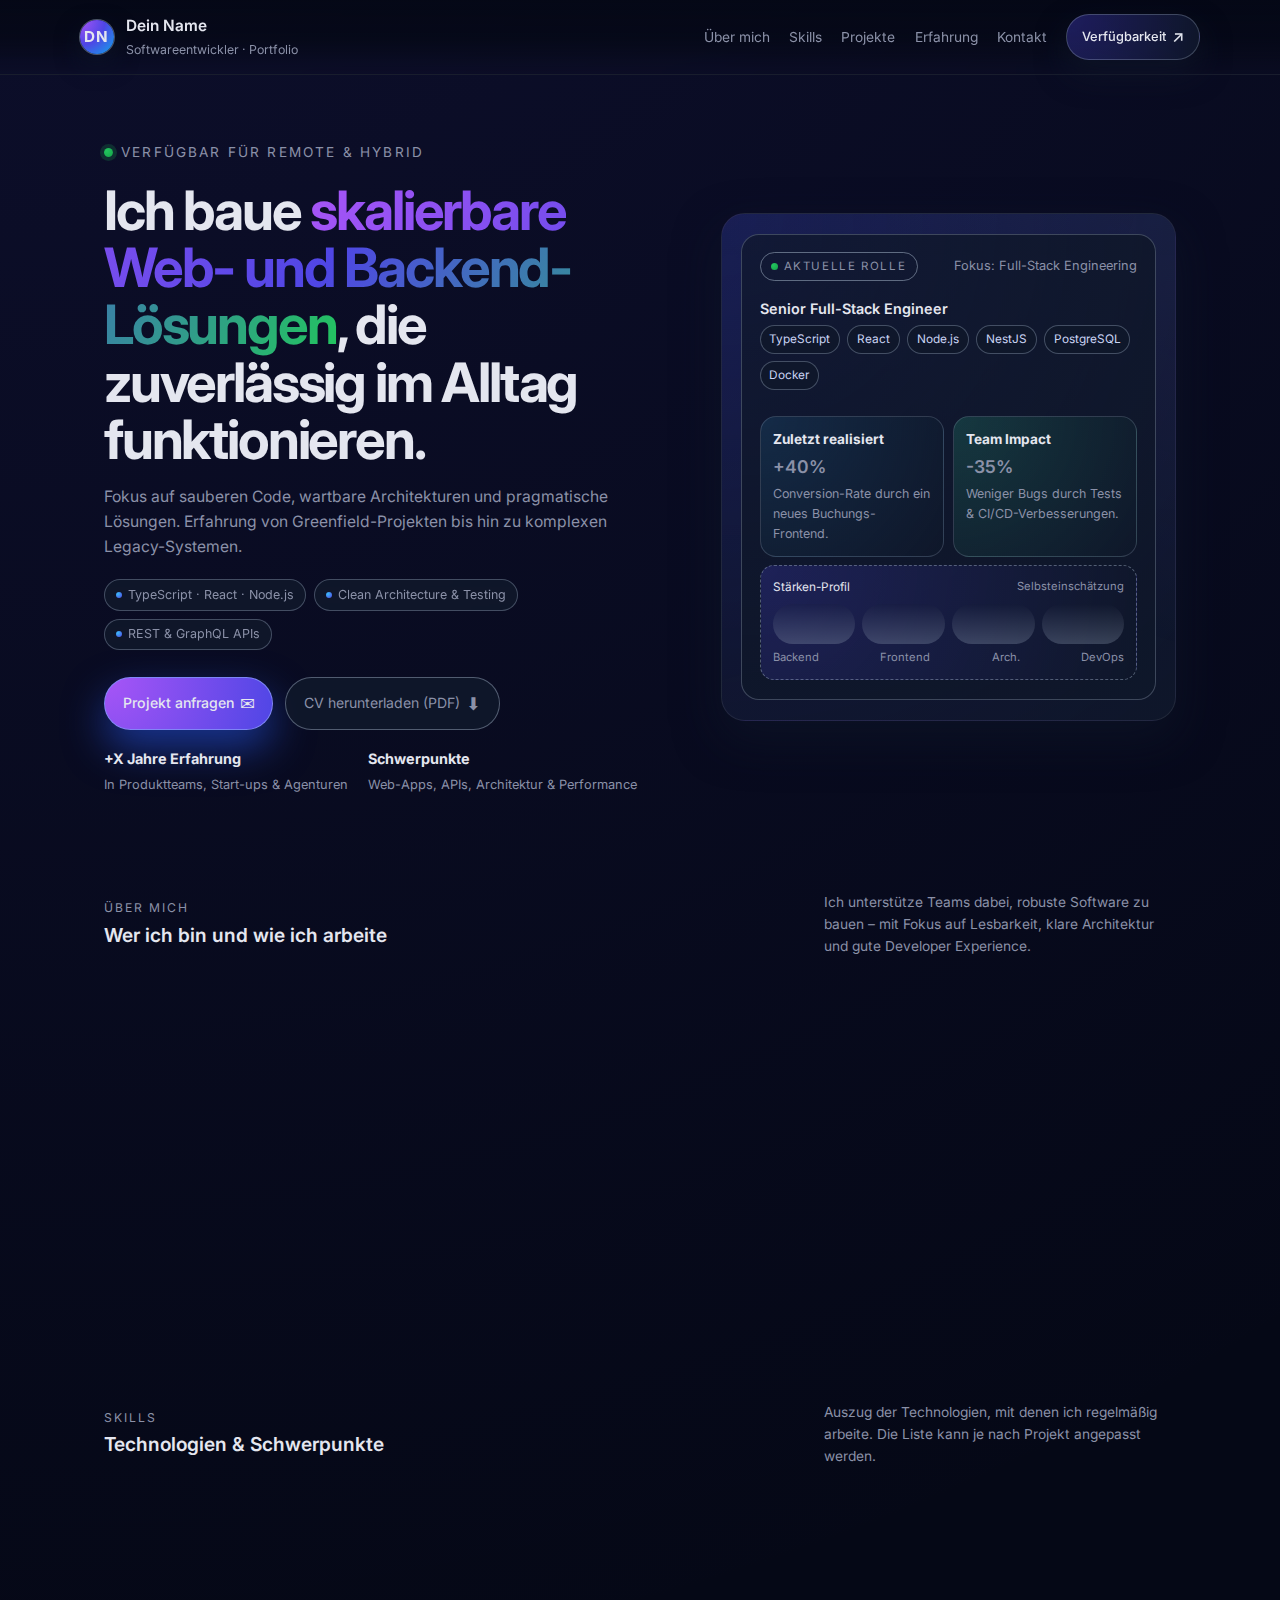
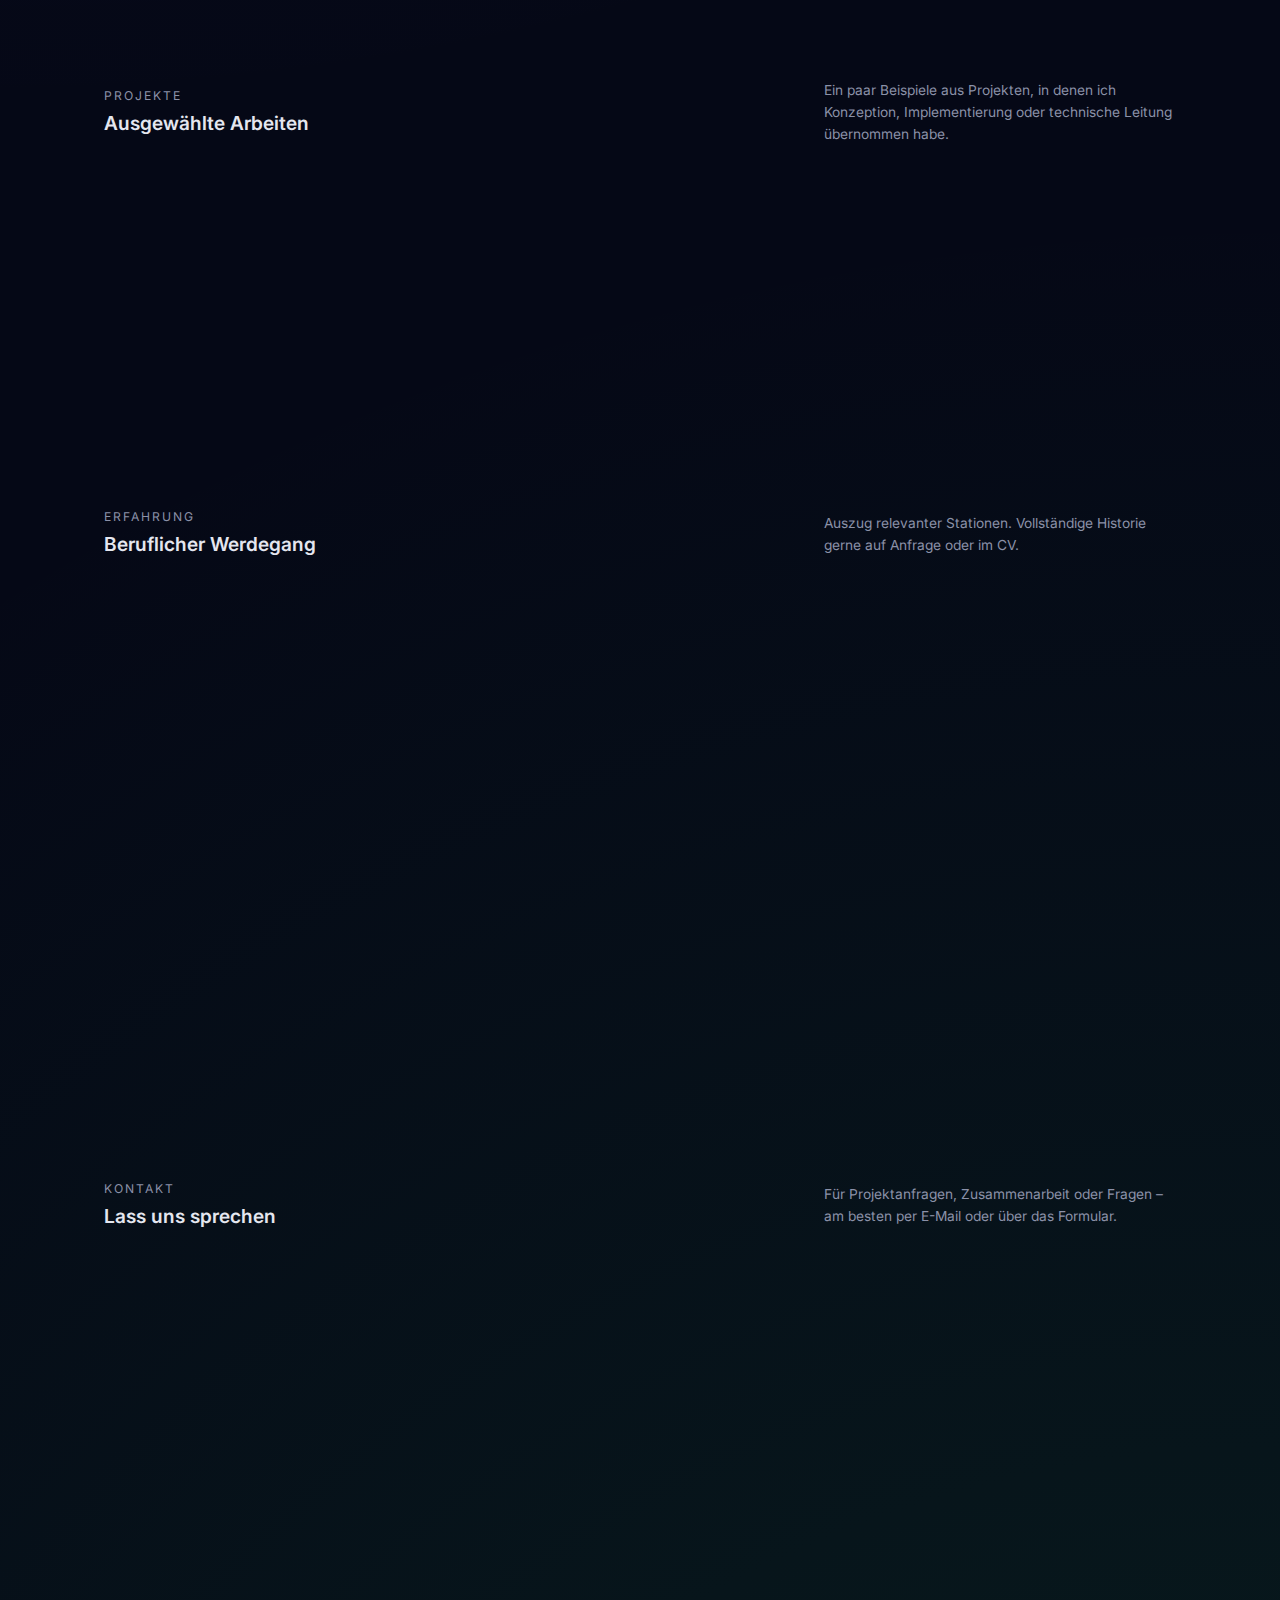
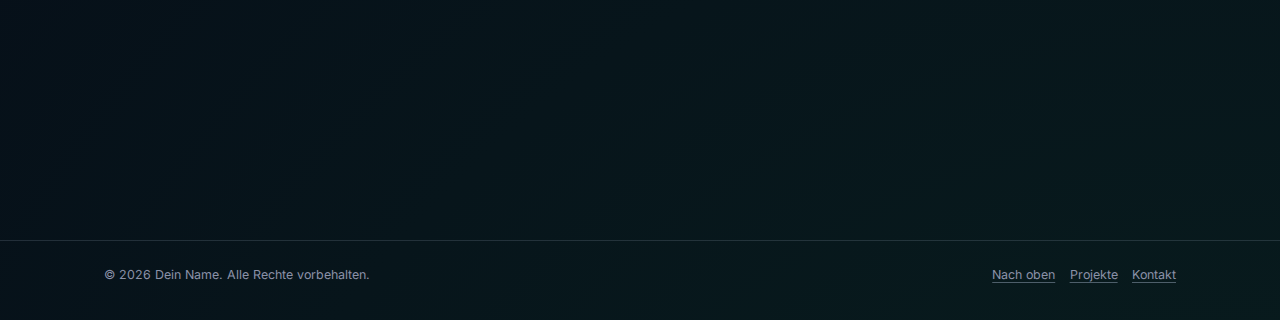
<file: ChatGPT_01.html>
<!DOCTYPE html>
<html lang="de">
    <head>
        <meta charset="UTF-8" />
        <title>Portfolio – Dein Name</title>
        <meta name="viewport" content="width=device-width, initial-scale=1" />
        <meta name="description" content="Portfolio eines Softwareentwicklers" />

        <!-- Google Font (optional) -->
        <link rel="preconnect" href="https://fonts.googleapis.com" />
        <link rel="preconnect" href="https://fonts.gstatic.com" crossorigin />
        <link href="https://fonts.googleapis.com/css2?family=Inter:wght@300;400;500;600;700&display=swap" rel="stylesheet" />

        <style>
            :root {
                --bg: #050816;
                --bg-alt: #0b1020;
                --accent: #4f46e5;
                --accent-soft: rgba(79, 70, 229, 0.12);
                --accent-strong: rgba(79, 70, 229, 0.28);
                --text: #e4e6ef;
                --muted: #8b91a8;
                --border: rgba(255, 255, 255, 0.08);
                --danger: #f97373;
                --radius-lg: 18px;
                --radius-xl: 24px;
                --shadow-soft: 0 18px 45px rgba(15, 23, 42, 0.55);
                --transition-fast: 160ms ease-out;
                --transition-med: 220ms ease-out;
            }

            * {
                box-sizing: border-box;
                margin: 0;
                padding: 0;
            }

            html {
                scroll-behavior: smooth;
            }

            body {
                font-family: "Inter", system-ui, -apple-system, BlinkMacSystemFont, "Segoe UI", sans-serif;
                background: radial-gradient(circle at 0% -20%, #4f46e522 0, transparent 55%), radial-gradient(circle at 100% 120%, #22c55e22 0, transparent 55%), var(--bg);
                color: var(--text);
                line-height: 1.6;
                -webkit-font-smoothing: antialiased;
            }

            a {
                color: inherit;
                text-decoration: none;
            }

            img {
                max-width: 100%;
                display: block;
            }

            /* Layout */
            .page-wrapper {
                min-height: 100vh;
                display: flex;
                flex-direction: column;
            }

            .container {
                width: 100%;
                max-width: 1120px;
                margin: 0 auto;
                padding: 0 1.5rem;
            }

            /* Top Navigation */
            .nav {
                position: sticky;
                top: 0;
                z-index: 50;
                backdrop-filter: blur(18px);
                background: linear-gradient(to bottom, rgba(5, 8, 22, 0.96), rgba(5, 8, 22, 0.84), transparent);
                border-bottom: 1px solid rgba(148, 163, 184, 0.14);
            }

            .nav-inner {
                display: flex;
                align-items: center;
                justify-content: space-between;
                padding: 0.9rem 0;
                gap: 1.5rem;
            }

            .nav-left {
                display: flex;
                align-items: center;
                gap: 0.75rem;
            }

            .nav-logo {
                width: 34px;
                height: 34px;
                border-radius: 999px;
                background: radial-gradient(circle at 0 0, #a855f7, #4f46e5 52%, #0ea5e9 100%);
                display: flex;
                align-items: center;
                justify-content: center;
                box-shadow: 0 0 0 1px rgba(148, 163, 184, 0.5), 0 10px 25px rgba(15, 23, 42, 0.55);
                font-weight: 700;
                font-size: 0.95rem;
                letter-spacing: 0.08em;
                text-transform: uppercase;
            }

            .nav-title {
                display: flex;
                flex-direction: column;
                gap: 0.05rem;
            }

            .nav-title-main {
                font-size: 0.96rem;
                font-weight: 600;
            }

            .nav-title-sub {
                font-size: 0.77rem;
                color: var(--muted);
            }

            .nav-links {
                display: flex;
                gap: 1.2rem;
                align-items: center;
                font-size: 0.86rem;
            }

            .nav-link {
                position: relative;
                padding: 0.35rem 0;
                color: var(--muted);
                transition: color var(--transition-fast);
            }

            .nav-link::after {
                content: "";
                position: absolute;
                left: 0;
                bottom: 0;
                width: 0;
                height: 2px;
                border-radius: 999px;
                background: linear-gradient(to right, #a855f7, #4f46e5);
                transition: width var(--transition-med);
            }

            .nav-link:hover {
                color: var(--text);
            }

            .nav-link:hover::after {
                width: 100%;
            }

            .nav-cta {
                padding: 0.55rem 0.95rem;
                border-radius: 999px;
                border: 1px solid rgba(148, 163, 184, 0.35);
                background: radial-gradient(circle at 0 0, rgba(79, 70, 229, 0.35), rgba(15, 23, 42, 0.95));
                box-shadow: 0 14px 30px rgba(15, 23, 42, 0.65);
                font-size: 0.8rem;
                font-weight: 500;
                display: flex;
                align-items: center;
                gap: 0.35rem;
                transition: transform var(--transition-fast), box-shadow var(--transition-fast), border-color var(--transition-fast);
            }

            .nav-cta span:last-child {
                font-size: 1rem;
            }

            .nav-cta:hover {
                transform: translateY(-1px);
                box-shadow: 0 20px 45px rgba(15, 23, 42, 0.9);
                border-color: rgba(129, 140, 248, 0.85);
            }

            /* Hero Section */
            .hero {
                padding: 4rem 0 3rem;
            }

            .hero-inner {
                display: grid;
                grid-template-columns: minmax(0, 3fr) minmax(0, 2.4fr);
                gap: 3rem;
                align-items: center;
            }

            .hero-kicker {
                font-size: 0.85rem;
                text-transform: uppercase;
                letter-spacing: 0.16em;
                color: var(--muted);
                display: inline-flex;
                align-items: center;
                gap: 0.5rem;
            }

            .hero-kicker-dot {
                width: 9px;
                height: 9px;
                border-radius: 999px;
                background: radial-gradient(circle at 30% 30%, #22c55e, #16a34a);
                box-shadow: 0 0 0 4px rgba(34, 197, 94, 0.18);
            }

            .hero-title {
                margin-top: 1.1rem;
                font-size: clamp(2.35rem, 3.2vw + 1.2rem, 3.4rem);
                font-weight: 700;
                letter-spacing: -0.04em;
                line-height: 1.05;
            }

            .hero-title span.accent {
                background: linear-gradient(120deg, #a855f7, #4f46e5, #22c55e);
                -webkit-background-clip: text;
                background-clip: text;
                color: transparent;
            }

            .hero-subtitle {
                margin-top: 1rem;
                font-size: 0.98rem;
                max-width: 32rem;
                color: var(--muted);
            }

            .hero-tags {
                margin-top: 1.25rem;
                display: flex;
                flex-wrap: wrap;
                gap: 0.5rem;
            }

            .pill {
                font-size: 0.78rem;
                padding: 0.3rem 0.7rem;
                border-radius: 999px;
                border: 1px solid rgba(148, 163, 184, 0.4);
                color: var(--muted);
                background: rgba(15, 23, 42, 0.9);
                display: inline-flex;
                align-items: center;
                gap: 0.35rem;
                backdrop-filter: blur(10px);
            }

            .pill::before {
                content: "";
                width: 6px;
                height: 6px;
                border-radius: 999px;
                background: radial-gradient(circle at 30% 30%, #38bdf8, #4f46e5);
            }

            .hero-actions {
                margin-top: 1.7rem;
                display: flex;
                flex-wrap: wrap;
                gap: 0.75rem;
            }

            .btn {
                font-size: 0.88rem;
                border-radius: 999px;
                padding: 0.7rem 1.1rem;
                display: inline-flex;
                align-items: center;
                gap: 0.4rem;
                border: 1px solid transparent;
                cursor: pointer;
                background: none;
                color: inherit;
                transition: transform var(--transition-fast), box-shadow var(--transition-fast), border-color var(--transition-fast), background var(--transition-fast);
            }

            .btn-primary {
                background: radial-gradient(circle at 0 0, #a855f7, #4f46e5);
                border-color: rgba(129, 140, 248, 0.9);
                box-shadow: 0 18px 40px rgba(30, 64, 175, 0.8);
                font-weight: 500;
            }

            .btn-primary:hover {
                transform: translateY(-1px);
                box-shadow: 0 26px 60px rgba(30, 64, 175, 1);
            }

            .btn-ghost {
                border-color: rgba(148, 163, 184, 0.5);
                background: rgba(15, 23, 42, 0.9);
                color: var(--muted);
            }

            .btn-ghost:hover {
                border-color: rgba(129, 140, 248, 0.9);
                background: radial-gradient(circle at 0 0, rgba(148, 163, 248, 0.15), rgba(15, 23, 42, 0.96));
                color: var(--text);
                transform: translateY(-1px);
                box-shadow: 0 20px 45px rgba(15, 23, 42, 0.9);
            }

            .btn-icon {
                font-size: 1.1rem;
            }

            .hero-meta {
                margin-top: 1.1rem;
                display: flex;
                flex-wrap: wrap;
                gap: 1.25rem;
                font-size: 0.8rem;
                color: var(--muted);
            }

            .hero-meta-item strong {
                display: block;
                font-size: 0.9rem;
                color: var(--text);
                margin-bottom: 0.25rem;
            }

            /* Hero Right: Card */
            .hero-card {
                position: relative;
                border-radius: var(--radius-xl);
                padding: 1.2rem;
                background: radial-gradient(circle at 0 0, rgba(79, 70, 229, 0.18), rgba(15, 23, 42, 0.98));
                box-shadow: var(--shadow-soft);
                border: 1px solid var(--border);
                overflow: hidden;
                isolation: isolate;
            }

            .hero-card-glow {
                position: absolute;
                inset: -40%;
                background: radial-gradient(circle at 0 0, rgba(59, 130, 246, 0.26), transparent 58%), radial-gradient(circle at 100% 0, rgba(129, 140, 248, 0.24), transparent 55%);
                opacity: 0.5;
                pointer-events: none;
                z-index: -1;
            }

            .hero-card-inner {
                border-radius: calc(var(--radius-xl) - 6px);
                border: 1px solid rgba(148, 163, 184, 0.35);
                padding: 1.1rem 1.1rem 1.2rem;
                background: radial-gradient(circle at 0 0, rgba(15, 23, 42, 0.7), rgba(15, 23, 42, 0.96));
                display: grid;
                grid-template-rows: auto auto 1fr;
                gap: 1rem;
            }

            .badge-row {
                display: flex;
                justify-content: space-between;
                align-items: center;
                gap: 0.75rem;
            }

            .badge {
                padding: 0.25rem 0.65rem;
                border-radius: 999px;
                font-size: 0.72rem;
                text-transform: uppercase;
                letter-spacing: 0.14em;
                border: 1px solid rgba(148, 163, 184, 0.6);
                color: var(--muted);
                display: inline-flex;
                align-items: center;
                gap: 0.35rem;
            }

            .badge-dot {
                width: 7px;
                height: 7px;
                border-radius: 999px;
                background: radial-gradient(circle at 30% 30%, #22c55e, #16a34a);
            }

            .hero-stack {
                display: flex;
                flex-wrap: wrap;
                gap: 0.45rem;
            }

            .stack-pill {
                font-size: 0.74rem;
                padding: 0.25rem 0.55rem;
                border-radius: 999px;
                border: 1px solid rgba(148, 163, 184, 0.4);
                background: rgba(15, 23, 42, 0.94);
                color: #cbd5f5;
            }

            .hero-cards-row {
                display: grid;
                grid-template-columns: repeat(2, minmax(0, 1fr));
                gap: 0.6rem;
                margin-top: 0.6rem;
            }

            .mini-card {
                border-radius: 16px;
                padding: 0.75rem;
                border: 1px solid rgba(148, 163, 184, 0.26);
                background: radial-gradient(circle at 0 0, rgba(56, 189, 248, 0.12), rgba(15, 23, 42, 0.98));
                font-size: 0.78rem;
                color: var(--muted);
                display: flex;
                flex-direction: column;
                gap: 0.15rem;
            }

            .mini-card h4 {
                font-size: 0.85rem;
                color: var(--text);
            }

            .mini-card strong {
                font-size: 1.1rem;
                font-weight: 600;
            }

            .hero-graph {
                margin-top: 0.5rem;
                border-radius: 14px;
                padding: 0.75rem;
                border: 1px dashed rgba(148, 163, 184, 0.5);
                background: radial-gradient(circle at 0 0, rgba(79, 70, 229, 0.24), rgba(15, 23, 42, 0.98));
                font-size: 0.74rem;
            }

            .hero-graph-bars {
                display: flex;
                align-items: flex-end;
                gap: 0.45rem;
                margin-top: 0.45rem;
            }

            .bar {
                flex: 1;
                border-radius: 999px;
                background: linear-gradient(to top, rgba(148, 163, 184, 0.3), rgba(15, 23, 42, 0.1));
                overflow: hidden;
                position: relative;
                height: 40px;
            }

            .bar-fill {
                position: absolute;
                inset-inline: 0;
                bottom: 0;
                border-radius: 999px;
                background: linear-gradient(to top, #4f46e5, #22c55e);
                transform-origin: bottom;
                transform: scaleY(0.2);
                opacity: 0.85;
            }

            .bar-labels {
                display: flex;
                justify-content: space-between;
                margin-top: 0.35rem;
                font-size: 0.7rem;
                color: var(--muted);
            }

            /* Sections */
            section {
                padding: 3rem 0;
            }

            .section-header {
                margin-bottom: 1.6rem;
                display: flex;
                justify-content: space-between;
                align-items: center;
                gap: 1rem;
            }

            .section-title-block {
                display: flex;
                flex-direction: column;
                gap: 0.15rem;
            }

            .section-kicker {
                font-size: 0.76rem;
                text-transform: uppercase;
                letter-spacing: 0.16em;
                color: var(--muted);
            }

            .section-title {
                font-size: 1.2rem;
                font-weight: 600;
            }

            .section-description {
                font-size: 0.86rem;
                max-width: 22rem;
                color: var(--muted);
            }

            /* About */
            .about-grid {
                display: grid;
                grid-template-columns: minmax(0, 1.3fr) minmax(0, 1fr);
                gap: 1.8rem;
            }

            .card {
                border-radius: var(--radius-lg);
                border: 1px solid var(--border);
                background: rgba(15, 23, 42, 0.96);
                box-shadow: 0 16px 40px rgba(15, 23, 42, 0.7);
                padding: 1.4rem 1.4rem 1.5rem;
            }

            .card-muted {
                background: radial-gradient(circle at 0 0, rgba(79, 70, 229, 0.12), rgba(15, 23, 42, 0.96));
            }

            .about-text p {
                font-size: 0.9rem;
                color: var(--muted);
                margin-bottom: 0.7rem;
            }

            .about-list {
                margin-top: 0.4rem;
                display: grid;
                grid-template-columns: repeat(2, minmax(0, 1fr));
                gap: 0.45rem;
                font-size: 0.82rem;
                color: var(--muted);
            }

            .about-list span {
                display: flex;
                align-items: center;
                gap: 0.35rem;
            }

            .about-list span::before {
                content: "•";
                color: #4ade80;
                font-size: 1rem;
            }

            /* Skills */
            .skills-grid {
                display: grid;
                grid-template-columns: repeat(4, minmax(0, 1fr));
                gap: 0.8rem;
            }

            .skill-badge {
                border-radius: 999px;
                border: 1px solid rgba(148, 163, 184, 0.55);
                background: rgba(15, 23, 42, 0.95);
                padding: 0.5rem 0.75rem;
                font-size: 0.8rem;
                display: flex;
                justify-content: space-between;
                align-items: center;
                gap: 0.4rem;
                color: var(--muted);
            }

            .skill-name {
                font-weight: 500;
                color: var(--text);
                font-size: 0.82rem;
            }

            .skill-level {
                font-size: 0.75rem;
                opacity: 0.8;
            }

            /* Projects */
            .projects-grid {
                display: grid;
                grid-template-columns: repeat(3, minmax(0, 1fr));
                gap: 1.1rem;
            }

            .project-card {
                position: relative;
                border-radius: var(--radius-lg);
                border: 1px solid rgba(148, 163, 184, 0.4);
                background: radial-gradient(circle at 0 0, rgba(79, 70, 229, 0.16), rgba(15, 23, 42, 0.98));
                padding: 1rem 1rem 1.1rem;
                box-shadow: 0 18px 40px rgba(15, 23, 42, 0.7);
                overflow: hidden;
                transition: transform var(--transition-med), box-shadow var(--transition-med), border-color var(--transition-med);
            }

            .project-card:hover {
                transform: translateY(-5px);
                border-color: rgba(129, 140, 248, 0.9);
                box-shadow: 0 26px 62px rgba(15, 23, 42, 0.9);
            }

            .project-tag {
                font-size: 0.7rem;
                text-transform: uppercase;
                letter-spacing: 0.16em;
                color: var(--muted);
                margin-bottom: 0.4rem;
            }

            .project-title {
                font-size: 0.98rem;
                font-weight: 600;
                margin-bottom: 0.35rem;
            }

            .project-desc {
                font-size: 0.83rem;
                color: var(--muted);
                margin-bottom: 0.65rem;
            }

            .project-meta {
                display: flex;
                justify-content: space-between;
                align-items: center;
                gap: 0.8rem;
                font-size: 0.8rem;
                color: var(--muted);
            }

            .project-tech {
                display: flex;
                flex-wrap: wrap;
                gap: 0.25rem;
            }

            .project-tech span {
                padding: 0.15rem 0.55rem;
                border-radius: 999px;
                font-size: 0.72rem;
                border: 1px solid rgba(148, 163, 184, 0.5);
                background: rgba(15, 23, 42, 0.9);
            }

            .project-links {
                display: flex;
                gap: 0.35rem;
                font-size: 0.78rem;
            }

            .project-link {
                display: inline-flex;
                align-items: center;
                gap: 0.25rem;
                padding: 0.25rem 0.55rem;
                border-radius: 999px;
                border: 1px solid rgba(148, 163, 184, 0.4);
                background: rgba(15, 23, 42, 0.9);
                transition: border-color var(--transition-fast), background var(--transition-fast), color var(--transition-fast);
            }

            .project-link:hover {
                border-color: rgba(129, 140, 248, 0.9);
                background: radial-gradient(circle at 0 0, rgba(129, 140, 248, 0.18), rgba(15, 23, 42, 0.98));
                color: var(--text);
            }

            /* Experience */
            .timeline {
                border-left: 1px solid rgba(148, 163, 184, 0.5);
                padding-left: 1.2rem;
                margin-left: 0.4rem;
                display: flex;
                flex-direction: column;
                gap: 1.2rem;
            }

            .timeline-item {
                position: relative;
                padding-left: 0.2rem;
            }

            .timeline-dot {
                position: absolute;
                left: -1.38rem;
                top: 0.2rem;
                width: 11px;
                height: 11px;
                border-radius: 999px;
                background: radial-gradient(circle at 30% 30%, #a855f7, #4f46e5);
                box-shadow: 0 0 0 5px var(--accent-soft);
            }

            .timeline-role {
                font-size: 0.95rem;
                font-weight: 600;
            }

            .timeline-company {
                font-size: 0.85rem;
                color: var(--muted);
            }

            .timeline-meta {
                font-size: 0.78rem;
                color: var(--muted);
                margin-top: 0.2rem;
            }

            .timeline-desc {
                margin-top: 0.4rem;
                font-size: 0.83rem;
                color: var(--muted);
            }

            .timeline-tags {
                margin-top: 0.4rem;
                display: flex;
                flex-wrap: wrap;
                gap: 0.3rem;
                font-size: 0.74rem;
            }

            .timeline-tags span {
                padding: 0.18rem 0.45rem;
                border-radius: 999px;
                border: 1px solid rgba(148, 163, 184, 0.4);
                background: rgba(15, 23, 42, 0.9);
            }

            /* Contact */
            .contact-grid {
                display: grid;
                grid-template-columns: minmax(0, 1.2fr) minmax(0, 1.1fr);
                gap: 1.8rem;
                align-items: stretch;
            }

            .contact-details {
                font-size: 0.88rem;
                color: var(--muted);
            }

            .contact-list {
                margin-top: 0.8rem;
                display: grid;
                gap: 0.35rem;
            }

            .contact-item {
                display: flex;
                align-items: center;
                gap: 0.45rem;
                font-size: 0.86rem;
                color: var(--muted);
            }

            .contact-item span.icon {
                width: 26px;
                height: 26px;
                border-radius: 999px;
                border: 1px solid rgba(148, 163, 184, 0.6);
                display: inline-flex;
                align-items: center;
                justify-content: center;
                font-size: 0.9rem;
            }

            .contact-form {
                display: grid;
                gap: 0.7rem;
                font-size: 0.84rem;
            }

            .field {
                display: grid;
                gap: 0.28rem;
            }

            .field label {
                font-size: 0.82rem;
                color: var(--muted);
            }

            .field input,
            .field textarea {
                border-radius: 12px;
                border: 1px solid rgba(148, 163, 184, 0.5);
                background: rgba(15, 23, 42, 0.95);
                padding: 0.55rem 0.7rem;
                font: inherit;
                font-size: 0.86rem;
                color: var(--text);
                outline: none;
                transition: border-color var(--transition-fast), box-shadow var(--transition-fast), background var(--transition-fast);
                resize: vertical;
            }

            .field input:focus,
            .field textarea:focus {
                border-color: rgba(129, 140, 248, 0.95);
                box-shadow: 0 0 0 1px rgba(129, 140, 248, 0.6);
                background: rgba(15, 23, 42, 1);
            }

            .contact-note {
                font-size: 0.78rem;
                color: var(--muted);
                margin-top: 0.25rem;
            }

            /* Footer */
            .footer {
                padding: 1.5rem 0 2.2rem;
                border-top: 1px solid rgba(148, 163, 184, 0.2);
                margin-top: 2rem;
                font-size: 0.78rem;
                color: var(--muted);
            }

            .footer-inner {
                display: flex;
                justify-content: space-between;
                align-items: center;
                gap: 1rem;
                flex-wrap: wrap;
            }

            .footer-links {
                display: flex;
                gap: 0.9rem;
                flex-wrap: wrap;
            }

            .footer-links a {
                text-decoration: underline;
                text-decoration-color: rgba(148, 163, 184, 0.5);
                text-underline-offset: 3px;
            }

            /* Animations on Scroll */
            .reveal {
                opacity: 0;
                transform: translateY(18px);
                transition: opacity 420ms ease-out, transform 420ms ease-out;
            }

            .reveal.visible {
                opacity: 1;
                transform: translateY(0);
            }

            /* Responsive */
            @media (max-width: 960px) {
                .hero-inner {
                    grid-template-columns: minmax(0, 1fr);
                }

                .hero {
                    padding-top: 3.1rem;
                }

                .hero-card {
                    order: -1;
                }

                .about-grid,
                .contact-grid {
                    grid-template-columns: minmax(0, 1fr);
                }

                .projects-grid {
                    grid-template-columns: repeat(2, minmax(0, 1fr));
                }

                .skills-grid {
                    grid-template-columns: repeat(3, minmax(0, 1fr));
                }

                .nav-links {
                    display: none;
                }
            }

            @media (max-width: 720px) {
                .container {
                    padding-inline: 1.1rem;
                }

                .projects-grid {
                    grid-template-columns: minmax(0, 1fr);
                }

                .skills-grid {
                    grid-template-columns: repeat(2, minmax(0, 1fr));
                }

                .nav-inner {
                    padding-block: 0.7rem;
                }
            }
        </style>
    </head>
    <body>
        <div class="page-wrapper">
            <!-- Navigation -->
            <header class="nav">
                <div class="container nav-inner">
                    <div class="nav-left">
                        <div class="nav-logo">DN</div>
                        <div class="nav-title">
                            <div class="nav-title-main">Dein Name</div>
                            <div class="nav-title-sub">Softwareentwickler · Portfolio</div>
                        </div>
                    </div>
                    <nav class="nav-links">
                        <a href="#about" class="nav-link">Über mich</a>
                        <a href="#skills" class="nav-link">Skills</a>
                        <a href="#projects" class="nav-link">Projekte</a>
                        <a href="#experience" class="nav-link">Erfahrung</a>
                        <a href="#contact" class="nav-link">Kontakt</a>
                        <a href="#contact" class="nav-cta">
                            <span>Verfügbarkeit</span>
                            <span>↗</span>
                        </a>
                    </nav>
                </div>
            </header>

            <main>
                <!-- Hero -->
                <section class="hero">
                    <div class="container hero-inner">
                        <div>
                            <div class="hero-kicker">
                                <span class="hero-kicker-dot"></span>
                                <span>Verfügbar für Remote & Hybrid</span>
                            </div>
                            <h1 class="hero-title">Ich baue <span class="accent">skalierbare Web- und Backend-Lösungen</span>, die zuverlässig im Alltag funktionieren.</h1>
                            <p class="hero-subtitle">Fokus auf sauberen Code, wartbare Architekturen und pragmatische Lösungen. Erfahrung von Greenfield-Projekten bis hin zu komplexen Legacy-Systemen.</p>

                            <div class="hero-tags">
                                <span class="pill">TypeScript · React · Node.js</span>
                                <span class="pill">Clean Architecture & Testing</span>
                                <span class="pill">REST & GraphQL APIs</span>
                            </div>

                            <div class="hero-actions">
                                <a href="#contact" class="btn btn-primary">
                                    <span>Projekt anfragen</span>
                                    <span class="btn-icon">✉</span>
                                </a>
                                <a href="#" class="btn btn-ghost">
                                    <span>CV herunterladen (PDF)</span>
                                    <span class="btn-icon">⬇</span>
                                </a>
                            </div>

                            <div class="hero-meta">
                                <div class="hero-meta-item">
                                    <strong>+X Jahre Erfahrung</strong>
                                    <span>In Produktteams, Start-ups & Agenturen</span>
                                </div>
                                <div class="hero-meta-item">
                                    <strong>Schwerpunkte</strong>
                                    <span>Web-Apps, APIs, Architektur & Performance</span>
                                </div>
                            </div>
                        </div>

                        <!-- Hero Card Right -->
                        <aside class="hero-card reveal">
                            <div class="hero-card-glow"></div>
                            <div class="hero-card-inner">
                                <div class="badge-row">
                                    <div class="badge">
                                        <span class="badge-dot"></span>
                                        <span>Aktuelle Rolle</span>
                                    </div>
                                    <div style="font-size: 0.8rem; color: var(--muted)">Fokus: Full-Stack Engineering</div>
                                </div>

                                <div>
                                    <div style="font-size: 0.9rem; font-weight: 600; margin-bottom: 0.35rem">Senior Full-Stack Engineer</div>
                                    <div class="hero-stack">
                                        <span class="stack-pill">TypeScript</span>
                                        <span class="stack-pill">React</span>
                                        <span class="stack-pill">Node.js</span>
                                        <span class="stack-pill">NestJS</span>
                                        <span class="stack-pill">PostgreSQL</span>
                                        <span class="stack-pill">Docker</span>
                                    </div>
                                </div>

                                <div>
                                    <div class="hero-cards-row">
                                        <div class="mini-card">
                                            <h4>Zuletzt realisiert</h4>
                                            <strong>+40%</strong>
                                            <span>Conversion-Rate durch ein neues Buchungs-Frontend.</span>
                                        </div>
                                        <div class="mini-card" style="background: radial-gradient(circle at 0 0, rgba(52, 211, 153, 0.18), rgba(15, 23, 42, 0.98))">
                                            <h4>Team Impact</h4>
                                            <strong>-35%</strong>
                                            <span>Weniger Bugs durch Tests & CI/CD-Verbesserungen.</span>
                                        </div>
                                    </div>

                                    <div class="hero-graph">
                                        <div style="display: flex; justify-content: space-between; align-items: center">
                                            <span>Stärken-Profil</span>
                                            <span style="font-size: 0.7rem; color: var(--muted)">Selbsteinschätzung</span>
                                        </div>
                                        <div class="hero-graph-bars">
                                            <div class="bar">
                                                <div class="bar-fill" style="transform: scaleY(0.95)"></div>
                                            </div>
                                            <div class="bar">
                                                <div class="bar-fill" style="transform: scaleY(0.85)"></div>
                                            </div>
                                            <div class="bar">
                                                <div class="bar-fill" style="transform: scaleY(0.7)"></div>
                                            </div>
                                            <div class="bar">
                                                <div class="bar-fill" style="transform: scaleY(0.65)"></div>
                                            </div>
                                        </div>
                                        <div class="bar-labels">
                                            <span>Backend</span>
                                            <span>Frontend</span>
                                            <span>Arch.</span>
                                            <span>DevOps</span>
                                        </div>
                                    </div>
                                </div>
                            </div>
                        </aside>
                    </div>
                </section>

                <!-- Über mich -->
                <section id="about">
                    <div class="container">
                        <div class="section-header">
                            <div class="section-title-block">
                                <span class="section-kicker">Über mich</span>
                                <h2 class="section-title">Wer ich bin und wie ich arbeite</h2>
                            </div>
                            <p class="section-description">Ich unterstütze Teams dabei, robuste Software zu bauen – mit Fokus auf Lesbarkeit, klare Architektur und gute Developer Experience.</p>
                        </div>

                        <div class="about-grid">
                            <div class="card about-text reveal">
                                <p>Ich bin Softwareentwickler mit Schwerpunkt auf Web- und Backend-Entwicklung. Ich übernehme gerne Verantwortung für ganze Features – vom Konzept über Architektur und Implementierung bis zu Monitoring und kontinuierlicher Verbesserung.</p>
                                <p>In Projekten achte ich besonders auf nachvollziehbare Entscheidungen, saubere Schnittstellen und automatisierte Tests, damit Entwicklung auch langfristig berechenbar bleibt.</p>
                                <div class="about-list">
                                    <span>Sauberer, getesteter Code</span>
                                    <span>Pragmatische Architektur-Entscheidungen</span>
                                    <span>Transparente Kommunikation</span>
                                    <span>Enge Zusammenarbeit mit Product & UX</span>
                                </div>
                            </div>

                            <div class="card card-muted reveal">
                                <h3 style="font-size: 0.98rem; margin-bottom: 0.6rem">Kurzprofil</h3>
                                <div style="display: grid; gap: 0.45rem; font-size: 0.85rem; color: var(--muted)">
                                    <div>
                                        <strong>Rollen</strong><br />
                                        Full-Stack Engineer, Backend Engineer, Tech Lead (projektbezogen)
                                    </div>
                                    <div>
                                        <strong>Domänen</strong><br />
                                        SaaS-Produkte, interne Tools, B2B-Plattformen, E-Commerce
                                    </div>
                                    <div>
                                        <strong>Arbeitsweise</strong><br />
                                        Testgetrieben, kollaborativ, dokumentiert, pragmatisch statt dogmatisch
                                    </div>
                                    <div>
                                        <strong>Sprachen</strong><br />
                                        Deutsch (C2), Englisch (C1)
                                    </div>
                                </div>
                            </div>
                        </div>
                    </div>
                </section>

                <!-- Skills -->
                <section id="skills">
                    <div class="container">
                        <div class="section-header">
                            <div class="section-title-block">
                                <span class="section-kicker">Skills</span>
                                <h2 class="section-title">Technologien & Schwerpunkte</h2>
                            </div>
                            <p class="section-description">Auszug der Technologien, mit denen ich regelmäßig arbeite. Die Liste kann je nach Projekt angepasst werden.</p>
                        </div>

                        <div class="skills-grid reveal">
                            <div class="skill-badge">
                                <span class="skill-name">TypeScript</span>
                                <span class="skill-level">Senior</span>
                            </div>
                            <div class="skill-badge">
                                <span class="skill-name">React / Next.js</span>
                                <span class="skill-level">Senior</span>
                            </div>
                            <div class="skill-badge">
                                <span class="skill-name">Node.js / NestJS</span>
                                <span class="skill-level">Senior</span>
                            </div>
                            <div class="skill-badge">
                                <span class="skill-name">REST / GraphQL</span>
                                <span class="skill-level">Erfahren</span>
                            </div>
                            <div class="skill-badge">
                                <span class="skill-name">PostgreSQL</span>
                                <span class="skill-level">Erfahren</span>
                            </div>
                            <div class="skill-badge">
                                <span class="skill-name">Docker</span>
                                <span class="skill-level">Erfahren</span>
                            </div>
                            <div class="skill-badge">
                                <span class="skill-name">Testing (Jest, RTL)</span>
                                <span class="skill-level">Erfahren</span>
                            </div>
                            <div class="skill-badge">
                                <span class="skill-name">CI/CD</span>
                                <span class="skill-level">Solide</span>
                            </div>
                        </div>
                    </div>
                </section>

                <!-- Projekte -->
                <section id="projects">
                    <div class="container">
                        <div class="section-header">
                            <div class="section-title-block">
                                <span class="section-kicker">Projekte</span>
                                <h2 class="section-title">Ausgewählte Arbeiten</h2>
                            </div>
                            <p class="section-description">Ein paar Beispiele aus Projekten, in denen ich Konzeption, Implementierung oder technische Leitung übernommen habe.</p>
                        </div>

                        <div class="projects-grid">
                            <article class="project-card reveal">
                                <div class="project-tag">SaaS · B2B</div>
                                <h3 class="project-title">Analytics-Dashboard für Vertriebsteams</h3>
                                <p class="project-desc">Entwicklung eines interaktiven Dashboards zur Auswertung von Sales-Daten, inkl. rollenbasiertem Zugriff, Live-Filterung und Export-Funktionen.</p>
                                <div class="project-meta">
                                    <div class="project-tech">
                                        <span>React</span>
                                        <span>TypeScript</span>
                                        <span>Node.js</span>
                                        <span>PostgreSQL</span>
                                    </div>
                                    <div class="project-links">
                                        <a href="#" class="project-link"> <span>Live</span><span>↗</span> </a>
                                        <a href="#" class="project-link"> <span>Code</span><span>⌘</span> </a>
                                    </div>
                                </div>
                            </article>

                            <article class="project-card reveal">
                                <div class="project-tag">API · Integration</div>
                                <h3 class="project-title">Zentrale Integrationsplattform</h3>
                                <p class="project-desc">Design und Implementierung einer Plattform, die verschiedene Drittanbieter-APIs bündelt und einheitlich über REST/GraphQL bereitstellt.</p>
                                <div class="project-meta">
                                    <div class="project-tech">
                                        <span>NestJS</span>
                                        <span>GraphQL</span>
                                        <span>Redis</span>
                                        <span>Docker</span>
                                    </div>
                                    <div class="project-links">
                                        <a href="#" class="project-link"> <span>Case Study</span><span>↗</span> </a>
                                    </div>
                                </div>
                            </article>

                            <article class="project-card reveal">
                                <div class="project-tag">E-Commerce</div>
                                <h3 class="project-title">Checkout-Optimierung</h3>
                                <p class="project-desc">Optimierung des Checkout-Flows eines Shops inkl. A/B-Tests, Performance-Tuning und UX-Verbesserungen.</p>
                                <div class="project-meta">
                                    <div class="project-tech">
                                        <span>Next.js</span>
                                        <span>TypeScript</span>
                                        <span>Testing</span>
                                    </div>
                                    <div class="project-links">
                                        <a href="#" class="project-link"> <span>Mehr Details</span><span>↗</span> </a>
                                    </div>
                                </div>
                            </article>
                        </div>
                    </div>
                </section>

                <!-- Erfahrung -->
                <section id="experience">
                    <div class="container">
                        <div class="section-header">
                            <div class="section-title-block">
                                <span class="section-kicker">Erfahrung</span>
                                <h2 class="section-title">Beruflicher Werdegang</h2>
                            </div>
                            <p class="section-description">Auszug relevanter Stationen. Vollständige Historie gerne auf Anfrage oder im CV.</p>
                        </div>

                        <div class="card reveal">
                            <div class="timeline">
                                <div class="timeline-item">
                                    <div class="timeline-dot"></div>
                                    <div class="timeline-role">Senior Full-Stack Engineer</div>
                                    <div class="timeline-company">Beispiel GmbH · Produktunternehmen</div>
                                    <div class="timeline-meta">2022 – heute · Remote / Hybrid</div>
                                    <p class="timeline-desc">Verantwortung für Architektur und Umsetzung einer mehrmandantenfähigen SaaS-Plattform. Enge Zusammenarbeit mit Product & Design, Einführung von Code-Reviews und Testing-Standards.</p>
                                    <div class="timeline-tags">
                                        <span>TypeScript</span>
                                        <span>React</span>
                                        <span>Node.js</span>
                                        <span>Microservices</span>
                                    </div>
                                </div>

                                <div class="timeline-item">
                                    <div class="timeline-dot"></div>
                                    <div class="timeline-role">Full-Stack Engineer</div>
                                    <div class="timeline-company">Digitalagentur XYZ</div>
                                    <div class="timeline-meta">2019 – 2022 · Vor Ort / Remote</div>
                                    <p class="timeline-desc">Umsetzung von Kundenportalen, internen Tools und Schnittstellenprojekten. Verantwortung für technische Konzeption, Schätzung und Umsetzung.</p>
                                    <div class="timeline-tags">
                                        <span>Next.js</span>
                                        <span>REST APIs</span>
                                        <span>CI/CD</span>
                                    </div>
                                </div>

                                <div class="timeline-item">
                                    <div class="timeline-dot"></div>
                                    <div class="timeline-role">Softwareentwickler</div>
                                    <div class="timeline-company">Startup ABC</div>
                                    <div class="timeline-meta">2016 – 2019 · Vollzeit</div>
                                    <p class="timeline-desc">Einstieg in die Produktentwicklung, Aufbau der ersten Version eines SaaS-Produkts, Mitarbeit an Architekturentscheidungen und Skalierung.</p>
                                    <div class="timeline-tags">
                                        <span>JavaScript</span>
                                        <span>Node.js</span>
                                        <span>SQL</span>
                                    </div>
                                </div>
                            </div>
                        </div>
                    </div>
                </section>

                <!-- Kontakt -->
                <section id="contact">
                    <div class="container">
                        <div class="section-header">
                            <div class="section-title-block">
                                <span class="section-kicker">Kontakt</span>
                                <h2 class="section-title">Lass uns sprechen</h2>
                            </div>
                            <p class="section-description">Für Projektanfragen, Zusammenarbeit oder Fragen – am besten per E-Mail oder über das Formular.</p>
                        </div>

                        <div class="contact-grid">
                            <div class="card contact-details reveal">
                                <h3 style="font-size: 0.98rem; margin-bottom: 0.5rem">Rahmenbedingungen</h3>
                                <p>Ich bin offen für freiberufliche Projekte, Festanstellungen (remote/hybrid) und technische Sparring- oder Architektur-Reviews.</p>

                                <div class="contact-list">
                                    <div class="contact-item">
                                        <span class="icon">✉</span>
                                        <span> <strong>E-Mail:</strong> <a href="mailto:dein.name@example.com">dein.name@example.com</a> </span>
                                    </div>
                                    <div class="contact-item">
                                        <span class="icon">🌐</span>
                                        <span> <strong>GitHub:</strong> <a href="https://github.com/dein-github" target="_blank">github.com/dein-github</a> </span>
                                    </div>
                                    <div class="contact-item">
                                        <span class="icon">💼</span>
                                        <span> <strong>LinkedIn:</strong> <a href="https://www.linkedin.com/in/dein-profil" target="_blank">linkedin.com/in/dein-profil</a> </span>
                                    </div>
                                    <div class="contact-item">
                                        <span class="icon">📍</span>
                                        <span>Standort: Deine Stadt · Remote europaweit möglich</span>
                                    </div>
                                </div>
                            </div>

                            <div class="card card-muted reveal">
                                <h3 style="font-size: 0.98rem; margin-bottom: 0.5rem">Kurze Nachricht schreiben</h3>
                                <form class="contact-form" onsubmit="event.preventDefault(); alert('Dies ist ein statisches Demo-Formular.');">
                                    <div class="field">
                                        <label for="name">Name</label>
                                        <input id="name" name="name" type="text" placeholder="Ihr Name" />
                                    </div>
                                    <div class="field">
                                        <label for="email">E-Mail</label>
                                        <input id="email" name="email" type="email" placeholder="ihre.adresse@example.com" />
                                    </div>
                                    <div class="field">
                                        <label for="message">Nachricht</label>
                                        <textarea id="message" name="message" rows="4" placeholder="Kurze Beschreibung zu Projekt, Umfang und Timing."></textarea>
                                    </div>
                                    <button class="btn btn-primary" type="submit">
                                        <span>Nachricht senden</span>
                                        <span class="btn-icon">➜</span>
                                    </button>
                                    <p class="contact-note">Hinweis: Dieses Formular ist in diesem Beispiel statisch. In einem echten Projekt kann hier z. B. ein Mail-Service oder ein Backend angebunden werden.</p>
                                </form>
                            </div>
                        </div>
                    </div>
                </section>
            </main>

            <footer class="footer">
                <div class="container footer-inner">
                    <div>© <span id="year"></span> Dein Name. Alle Rechte vorbehalten.</div>
                    <div class="footer-links">
                        <a href="#top">Nach oben</a>
                        <a href="#projects">Projekte</a>
                        <a href="#contact">Kontakt</a>
                    </div>
                </div>
            </footer>
        </div>

        <script>
            // Aktuelles Jahr im Footer setzen
            document.getElementById("year").textContent = new Date().getFullYear();

            // Reveal-Effekte beim Scrollen
            const revealElements = document.querySelectorAll(".reveal");

            const observer = new IntersectionObserver(
                (entries) => {
                    entries.forEach((entry) => {
                        if (entry.isIntersecting) {
                            entry.target.classList.add("visible");
                            observer.unobserve(entry.target);
                        }
                    });
                },
                { threshold: 0.16 }
            );

            revealElements.forEach((el) => observer.observe(el));
        </script>
    </body>
</html>
</file>
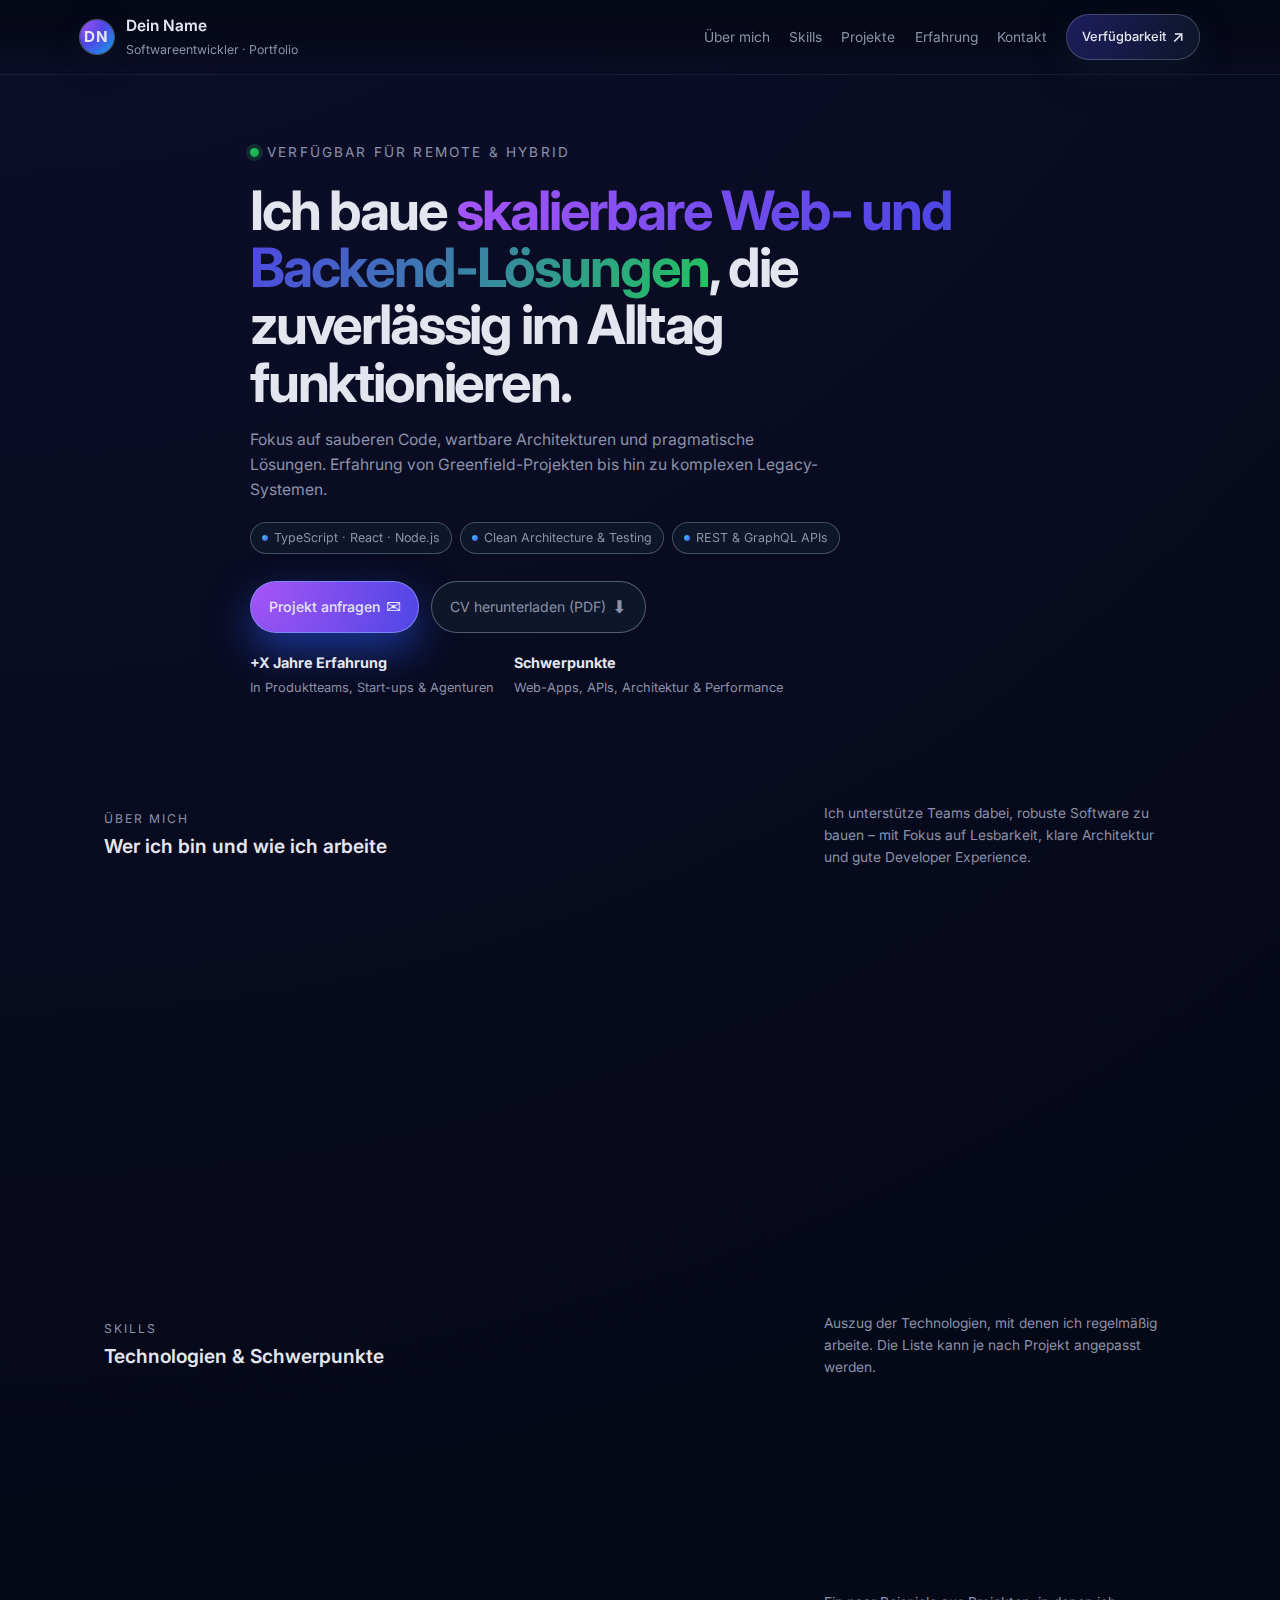
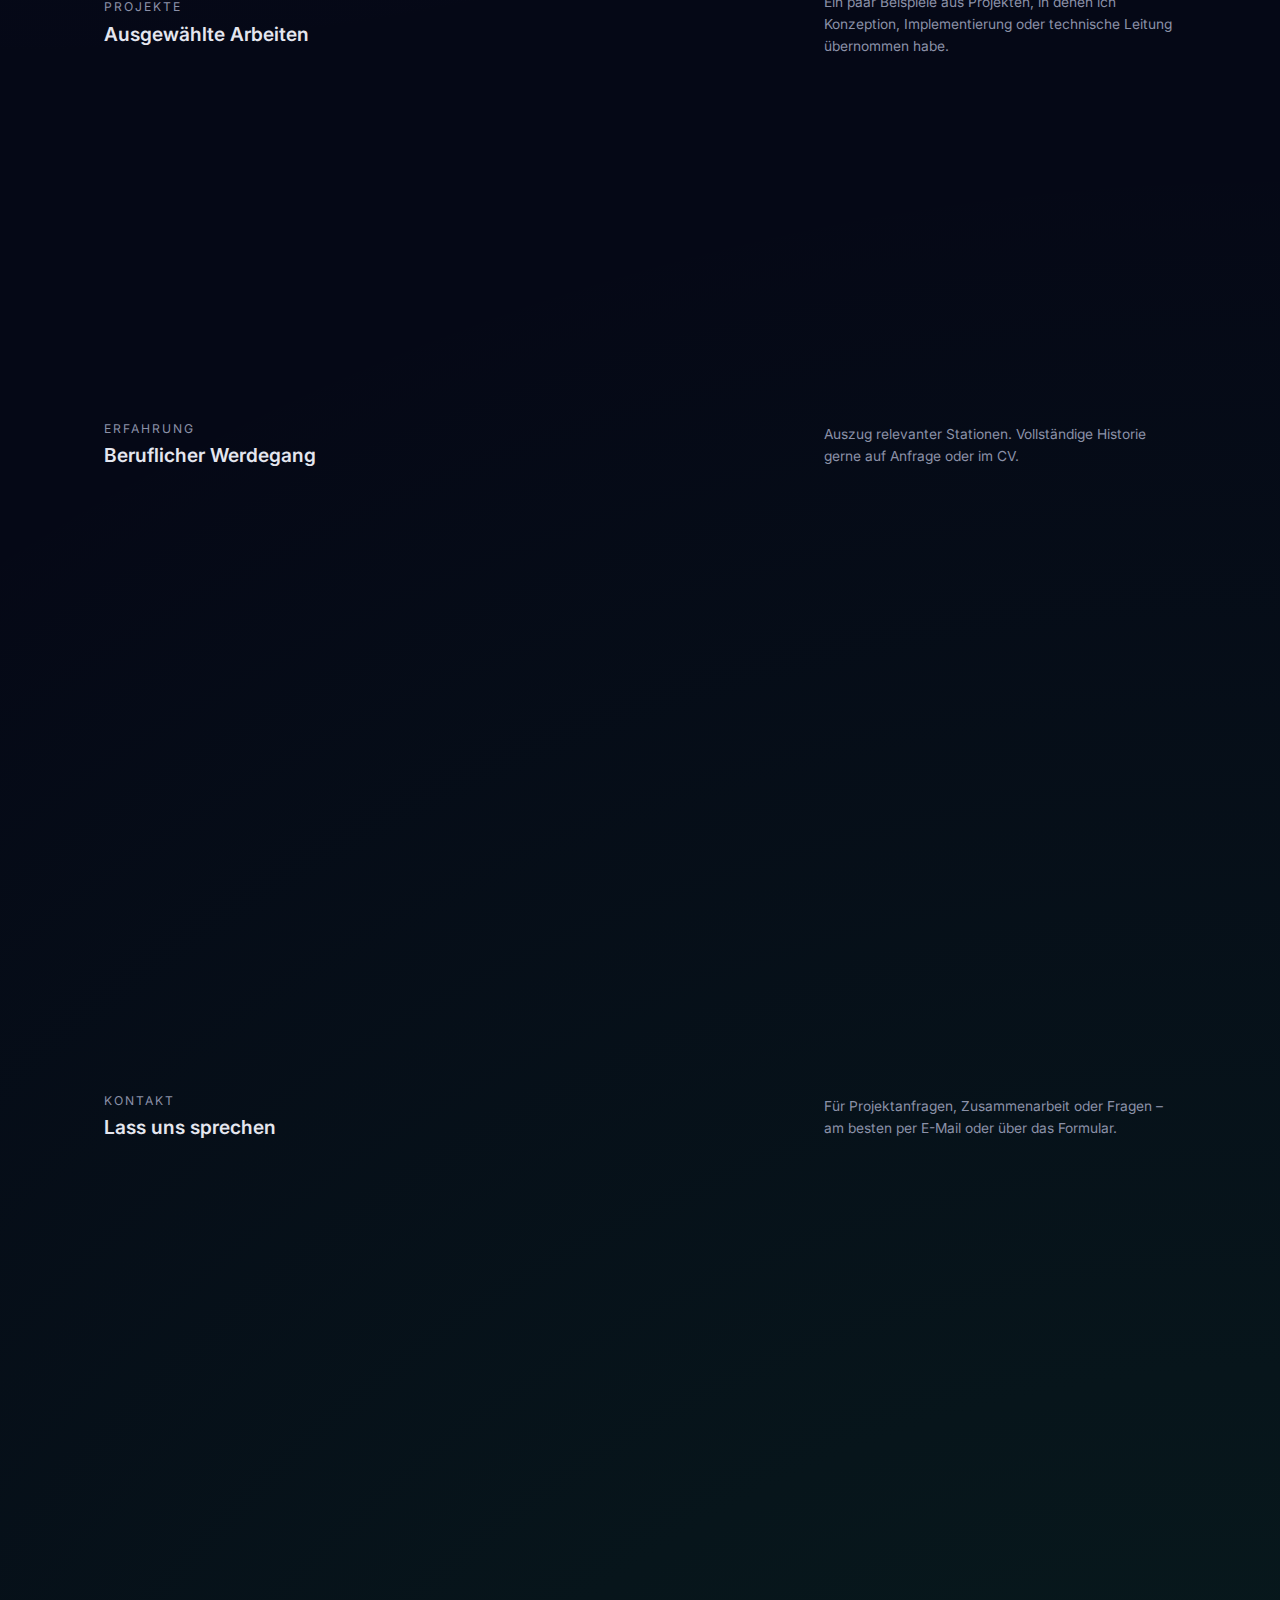
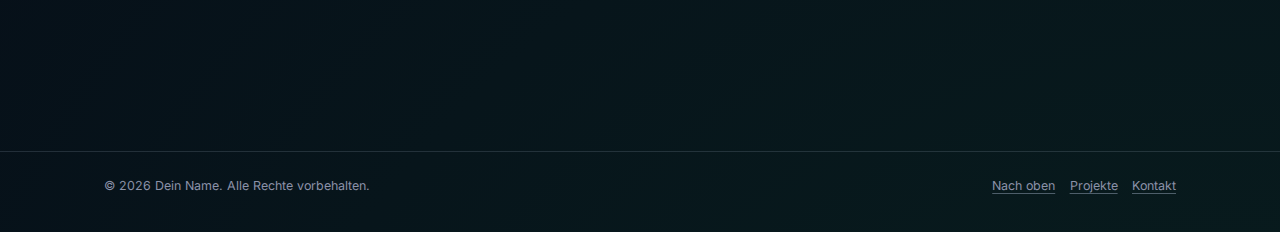
<file: ChatGPT_02.html>
<!DOCTYPE html>
<html lang="de">
    <head>
        <meta charset="UTF-8" />
        <title>Portfolio – Dein Name</title>
        <meta name="viewport" content="width=device-width, initial-scale=1" />
        <meta name="description" content="Portfolio eines Softwareentwicklers" />

        <!-- Google Font (optional) -->
        <link rel="preconnect" href="https://fonts.googleapis.com" />
        <link rel="preconnect" href="https://fonts.gstatic.com" crossorigin />
        <link href="https://fonts.googleapis.com/css2?family=Inter:wght@300;400;500;600;700&display=swap" rel="stylesheet" />

        <style>
            :root {
                --bg: #050816;
                --bg-alt: #0b1020;
                --accent: #4f46e5;
                --accent-soft: rgba(79, 70, 229, 0.12);
                --accent-strong: rgba(79, 70, 229, 0.28);
                --text: #e4e6ef;
                --muted: #8b91a8;
                --border: rgba(255, 255, 255, 0.08);
                --danger: #f97373;
                --radius-lg: 18px;
                --radius-xl: 24px;
                --shadow-soft: 0 18px 45px rgba(15, 23, 42, 0.55);
                --transition-fast: 160ms ease-out;
                --transition-med: 220ms ease-out;
            }

            * {
                box-sizing: border-box;
                margin: 0;
                padding: 0;
            }

            html {
                scroll-behavior: smooth;
            }

            body {
                font-family: "Inter", system-ui, -apple-system, BlinkMacSystemFont, "Segoe UI", sans-serif;
                background: radial-gradient(circle at 0% -20%, #4f46e522 0, transparent 55%), radial-gradient(circle at 100% 120%, #22c55e22 0, transparent 55%), var(--bg);
                color: var(--text);
                line-height: 1.6;
                -webkit-font-smoothing: antialiased;
            }

            a {
                color: inherit;
                text-decoration: none;
            }

            img {
                max-width: 100%;
                display: block;
            }

            .page-wrapper {
                min-height: 100vh;
                display: flex;
                flex-direction: column;
            }

            .container {
                width: 100%;
                max-width: 1120px;
                margin: 0 auto;
                padding: 0 1.5rem;
            }

            /* Navigation */
            .nav {
                position: sticky;
                top: 0;
                z-index: 50;
                backdrop-filter: blur(18px);
                background: linear-gradient(to bottom, rgba(5, 8, 22, 0.96), rgba(5, 8, 22, 0.84), transparent);
                border-bottom: 1px solid rgba(148, 163, 184, 0.14);
            }

            .nav-inner {
                display: flex;
                align-items: center;
                justify-content: space-between;
                padding: 0.9rem 0;
                gap: 1.5rem;
            }

            .nav-left {
                display: flex;
                align-items: center;
                gap: 0.75rem;
            }

            .nav-logo {
                width: 34px;
                height: 34px;
                border-radius: 999px;
                background: radial-gradient(circle at 0 0, #a855f7, #4f46e5 52%, #0ea5e9 100%);
                display: flex;
                align-items: center;
                justify-content: center;
                box-shadow: 0 0 0 1px rgba(148, 163, 184, 0.5), 0 10px 25px rgba(15, 23, 42, 0.55);
                font-weight: 700;
                font-size: 0.95rem;
                letter-spacing: 0.08em;
                text-transform: uppercase;
            }

            .nav-title {
                display: flex;
                flex-direction: column;
                gap: 0.05rem;
            }

            .nav-title-main {
                font-size: 0.96rem;
                font-weight: 600;
            }

            .nav-title-sub {
                font-size: 0.77rem;
                color: var(--muted);
            }

            .nav-links {
                display: flex;
                gap: 1.2rem;
                align-items: center;
                font-size: 0.86rem;
            }

            .nav-link {
                position: relative;
                padding: 0.35rem 0;
                color: var(--muted);
                transition: color var(--transition-fast);
            }

            .nav-link::after {
                content: "";
                position: absolute;
                left: 0;
                bottom: 0;
                width: 0;
                height: 2px;
                border-radius: 999px;
                background: linear-gradient(to right, #a855f7, #4f46e5);
                transition: width var(--transition-med);
            }

            .nav-link:hover {
                color: var(--text);
            }

            .nav-link:hover::after {
                width: 100%;
            }

            .nav-cta {
                padding: 0.55rem 0.95rem;
                border-radius: 999px;
                border: 1px solid rgba(148, 163, 184, 0.35);
                background: radial-gradient(circle at 0 0, rgba(79, 70, 229, 0.35), rgba(15, 23, 42, 0.95));
                box-shadow: 0 14px 30px rgba(15, 23, 42, 0.65);
                font-size: 0.8rem;
                font-weight: 500;
                display: flex;
                align-items: center;
                gap: 0.35rem;
                transition: transform var(--transition-fast), box-shadow var(--transition-fast), border-color var(--transition-fast);
            }

            .nav-cta span:last-child {
                font-size: 1rem;
            }

            .nav-cta:hover {
                transform: translateY(-1px);
                box-shadow: 0 20px 45px rgba(15, 23, 42, 0.9);
                border-color: rgba(129, 140, 248, 0.85);
            }

            /* Hero */
            .hero {
                padding: 4rem 0 3.5rem;
            }

            .hero-inner {
                max-width: 780px;
                margin: 0 auto;
                display: flex;
                flex-direction: column;
                gap: 2rem;
            }

            .hero-kicker {
                font-size: 0.85rem;
                text-transform: uppercase;
                letter-spacing: 0.16em;
                color: var(--muted);
                display: inline-flex;
                align-items: center;
                gap: 0.5rem;
            }

            .hero-kicker-dot {
                width: 9px;
                height: 9px;
                border-radius: 999px;
                background: radial-gradient(circle at 30% 30%, #22c55e, #16a34a);
                box-shadow: 0 0 0 4px rgba(34, 197, 94, 0.18);
            }

            .hero-title {
                margin-top: 1.1rem;
                font-size: clamp(2.35rem, 3.2vw + 1.2rem, 3.4rem);
                font-weight: 700;
                letter-spacing: -0.04em;
                line-height: 1.05;
            }

            .hero-title span.accent {
                background: linear-gradient(120deg, #a855f7, #4f46e5, #22c55e);
                -webkit-background-clip: text;
                background-clip: text;
                color: transparent;
            }

            .hero-subtitle {
                margin-top: 1rem;
                font-size: 0.98rem;
                max-width: 36rem;
                color: var(--muted);
            }

            .hero-tags {
                margin-top: 1.25rem;
                display: flex;
                flex-wrap: wrap;
                gap: 0.5rem;
            }

            .pill {
                font-size: 0.78rem;
                padding: 0.3rem 0.7rem;
                border-radius: 999px;
                border: 1px solid rgba(148, 163, 184, 0.4);
                color: var(--muted);
                background: rgba(15, 23, 42, 0.9);
                display: inline-flex;
                align-items: center;
                gap: 0.35rem;
                backdrop-filter: blur(10px);
            }

            .pill::before {
                content: "";
                width: 6px;
                height: 6px;
                border-radius: 999px;
                background: radial-gradient(circle at 30% 30%, #38bdf8, #4f46e5);
            }

            .hero-actions {
                margin-top: 1.7rem;
                display: flex;
                flex-wrap: wrap;
                gap: 0.75rem;
            }

            .btn {
                font-size: 0.88rem;
                border-radius: 999px;
                padding: 0.7rem 1.1rem;
                display: inline-flex;
                align-items: center;
                gap: 0.4rem;
                border: 1px solid transparent;
                cursor: pointer;
                background: none;
                color: inherit;
                transition: transform var(--transition-fast), box-shadow var(--transition-fast), border-color var(--transition-fast), background var(--transition-fast);
            }

            .btn-primary {
                background: radial-gradient(circle at 0 0, #a855f7, #4f46e5);
                border-color: rgba(129, 140, 248, 0.9);
                box-shadow: 0 18px 40px rgba(30, 64, 175, 0.8);
                font-weight: 500;
            }

            .btn-primary:hover {
                transform: translateY(-1px);
                box-shadow: 0 26px 60px rgba(30, 64, 175, 1);
            }

            .btn-ghost {
                border-color: rgba(148, 163, 184, 0.5);
                background: rgba(15, 23, 42, 0.9);
                color: var(--muted);
            }

            .btn-ghost:hover {
                border-color: rgba(129, 140, 248, 0.9);
                background: radial-gradient(circle at 0 0, rgba(148, 163, 248, 0.15), rgba(15, 23, 42, 0.96));
                color: var(--text);
                transform: translateY(-1px);
                box-shadow: 0 20px 45px rgba(15, 23, 42, 0.9);
            }

            .btn-icon {
                font-size: 1.1rem;
            }

            .hero-meta {
                margin-top: 1.1rem;
                display: flex;
                flex-wrap: wrap;
                gap: 1.25rem;
                font-size: 0.8rem;
                color: var(--muted);
            }

            .hero-meta-item strong {
                display: block;
                font-size: 0.9rem;
                color: var(--text);
                margin-bottom: 0.25rem;
            }

            /* Sections */
            section {
                padding: 3rem 0;
            }

            .section-header {
                margin-bottom: 1.6rem;
                display: flex;
                justify-content: space-between;
                align-items: center;
                gap: 1rem;
            }

            .section-title-block {
                display: flex;
                flex-direction: column;
                gap: 0.15rem;
            }

            .section-kicker {
                font-size: 0.76rem;
                text-transform: uppercase;
                letter-spacing: 0.16em;
                color: var(--muted);
            }

            .section-title {
                font-size: 1.2rem;
                font-weight: 600;
            }

            .section-description {
                font-size: 0.86rem;
                max-width: 22rem;
                color: var(--muted);
            }

            /* About */
            .about-grid {
                display: grid;
                grid-template-columns: minmax(0, 1.3fr) minmax(0, 1fr);
                gap: 1.8rem;
            }

            .card {
                border-radius: var(--radius-lg);
                border: 1px solid var(--border);
                background: rgba(15, 23, 42, 0.96);
                box-shadow: 0 16px 40px rgba(15, 23, 42, 0.7);
                padding: 1.4rem 1.4rem 1.5rem;
            }

            .card-muted {
                background: radial-gradient(circle at 0 0, rgba(79, 70, 229, 0.12), rgba(15, 23, 42, 0.96));
            }

            .about-text p {
                font-size: 0.9rem;
                color: var(--muted);
                margin-bottom: 0.7rem;
            }

            .about-list {
                margin-top: 0.4rem;
                display: grid;
                grid-template-columns: repeat(2, minmax(0, 1fr));
                gap: 0.45rem;
                font-size: 0.82rem;
                color: var(--muted);
            }

            .about-list span {
                display: flex;
                align-items: center;
                gap: 0.35rem;
            }

            .about-list span::before {
                content: "•";
                color: #4ade80;
                font-size: 1rem;
            }

            /* Skills */
            .skills-grid {
                display: grid;
                grid-template-columns: repeat(4, minmax(0, 1fr));
                gap: 0.8rem;
            }

            .skill-badge {
                border-radius: 999px;
                border: 1px solid rgba(148, 163, 184, 0.55);
                background: rgba(15, 23, 42, 0.95);
                padding: 0.5rem 0.75rem;
                font-size: 0.8rem;
                display: flex;
                justify-content: space-between;
                align-items: center;
                gap: 0.4rem;
                color: var(--muted);
            }

            .skill-name {
                font-weight: 500;
                color: var(--text);
                font-size: 0.82rem;
            }

            .skill-level {
                font-size: 0.75rem;
                opacity: 0.8;
            }

            /* Projects */
            .projects-grid {
                display: grid;
                grid-template-columns: repeat(3, minmax(0, 1fr));
                gap: 1.1rem;
            }

            .project-card {
                position: relative;
                border-radius: var(--radius-lg);
                border: 1px solid rgba(148, 163, 184, 0.4);
                background: radial-gradient(circle at 0 0, rgba(79, 70, 229, 0.16), rgba(15, 23, 42, 0.98));
                padding: 1rem 1rem 1.1rem;
                box-shadow: 0 18px 40px rgba(15, 23, 42, 0.7);
                overflow: hidden;
                transition: transform var(--transition-med), box-shadow var(--transition-med), border-color var(--transition-med);
            }

            .project-card:hover {
                transform: translateY(-5px);
                border-color: rgba(129, 140, 248, 0.9);
                box-shadow: 0 26px 62px rgba(15, 23, 42, 0.9);
            }

            .project-tag {
                font-size: 0.7rem;
                text-transform: uppercase;
                letter-spacing: 0.16em;
                color: var(--muted);
                margin-bottom: 0.4rem;
            }

            .project-title {
                font-size: 0.98rem;
                font-weight: 600;
                margin-bottom: 0.35rem;
            }

            .project-desc {
                font-size: 0.83rem;
                color: var(--muted);
                margin-bottom: 0.65rem;
            }

            .project-meta {
                display: flex;
                justify-content: space-between;
                align-items: center;
                gap: 0.8rem;
                font-size: 0.8rem;
                color: var(--muted);
            }

            .project-tech {
                display: flex;
                flex-wrap: wrap;
                gap: 0.25rem;
            }

            .project-tech span {
                padding: 0.15rem 0.55rem;
                border-radius: 999px;
                font-size: 0.72rem;
                border: 1px solid rgba(148, 163, 184, 0.5);
                background: rgba(15, 23, 42, 0.9);
            }

            .project-links {
                display: flex;
                gap: 0.35rem;
                font-size: 0.78rem;
            }

            .project-link {
                display: inline-flex;
                align-items: center;
                gap: 0.25rem;
                padding: 0.25rem 0.55rem;
                border-radius: 999px;
                border: 1px solid rgba(148, 163, 184, 0.4);
                background: rgba(15, 23, 42, 0.9);
                transition: border-color var(--transition-fast), background var(--transition-fast), color var(--transition-fast);
            }

            .project-link:hover {
                border-color: rgba(129, 140, 248, 0.9);
                background: radial-gradient(circle at 0 0, rgba(129, 140, 248, 0.18), rgba(15, 23, 42, 0.98));
                color: var(--text);
            }

            /* Experience */
            .timeline {
                border-left: 1px solid rgba(148, 163, 184, 0.5);
                padding-left: 1.2rem;
                margin-left: 0.4rem;
                display: flex;
                flex-direction: column;
                gap: 1.2rem;
            }

            .timeline-item {
                position: relative;
                padding-left: 0.2rem;
            }

            .timeline-dot {
                position: absolute;
                left: -1.38rem;
                top: 0.2rem;
                width: 11px;
                height: 11px;
                border-radius: 999px;
                background: radial-gradient(circle at 30% 30%, #a855f7, #4f46e5);
                box-shadow: 0 0 0 5px var(--accent-soft);
            }

            .timeline-role {
                font-size: 0.95rem;
                font-weight: 600;
            }

            .timeline-company {
                font-size: 0.85rem;
                color: var(--muted);
            }

            .timeline-meta {
                font-size: 0.78rem;
                color: var(--muted);
                margin-top: 0.2rem;
            }

            .timeline-desc {
                margin-top: 0.4rem;
                font-size: 0.83rem;
                color: var(--muted);
            }

            .timeline-tags {
                margin-top: 0.4rem;
                display: flex;
                flex-wrap: wrap;
                gap: 0.3rem;
                font-size: 0.74rem;
            }

            .timeline-tags span {
                padding: 0.18rem 0.45rem;
                border-radius: 999px;
                border: 1px solid rgba(148, 163, 184, 0.4);
                background: rgba(15, 23, 42, 0.9);
            }

            /* Contact */
            .contact-grid {
                display: grid;
                grid-template-columns: minmax(0, 1.2fr) minmax(0, 1.1fr);
                gap: 1.8rem;
                align-items: stretch;
            }

            .contact-details {
                font-size: 0.88rem;
                color: var(--muted);
            }

            .contact-list {
                margin-top: 0.8rem;
                display: grid;
                gap: 0.35rem;
            }

            .contact-item {
                display: flex;
                align-items: center;
                gap: 0.45rem;
                font-size: 0.86rem;
                color: var(--muted);
            }

            .contact-item span.icon {
                width: 26px;
                height: 26px;
                border-radius: 999px;
                border: 1px solid rgba(148, 163, 184, 0.6);
                display: inline-flex;
                align-items: center;
                justify-content: center;
                font-size: 0.9rem;
            }

            .contact-form {
                display: grid;
                gap: 0.7rem;
                font-size: 0.84rem;
            }

            .field {
                display: grid;
                gap: 0.28rem;
            }

            .field label {
                font-size: 0.82rem;
                color: var(--muted);
            }

            .field input,
            .field textarea {
                border-radius: 12px;
                border: 1px solid rgba(148, 163, 184, 0.5);
                background: rgba(15, 23, 42, 0.95);
                padding: 0.55rem 0.7rem;
                font: inherit;
                font-size: 0.86rem;
                color: var(--text);
                outline: none;
                transition: border-color var(--transition-fast), box-shadow var(--transition-fast), background var(--transition-fast);
                resize: vertical;
            }

            .field input:focus,
            .field textarea:focus {
                border-color: rgba(129, 140, 248, 0.95);
                box-shadow: 0 0 0 1px rgba(129, 140, 248, 0.6);
                background: rgba(15, 23, 42, 1);
            }

            .contact-note {
                font-size: 0.78rem;
                color: var(--muted);
                margin-top: 0.25rem;
            }

            /* Footer */
            .footer {
                padding: 1.5rem 0 2.2rem;
                border-top: 1px solid rgba(148, 163, 184, 0.2);
                margin-top: 2rem;
                font-size: 0.78rem;
                color: var(--muted);
            }

            .footer-inner {
                display: flex;
                justify-content: space-between;
                align-items: center;
                gap: 1rem;
                flex-wrap: wrap;
            }

            .footer-links {
                display: flex;
                gap: 0.9rem;
                flex-wrap: wrap;
            }

            .footer-links a {
                text-decoration: underline;
                text-decoration-color: rgba(148, 163, 184, 0.5);
                text-underline-offset: 3px;
            }

            /* Reveal Animation */
            .reveal {
                opacity: 0;
                transform: translateY(18px);
                transition: opacity 420ms ease-out, transform 420ms ease-out;
            }

            .reveal.visible {
                opacity: 1;
                transform: translateY(0);
            }

            /* Responsive */
            @media (max-width: 960px) {
                .hero {
                    padding-top: 3.1rem;
                }

                .about-grid,
                .contact-grid {
                    grid-template-columns: minmax(0, 1fr);
                }

                .projects-grid {
                    grid-template-columns: repeat(2, minmax(0, 1fr));
                }

                .skills-grid {
                    grid-template-columns: repeat(3, minmax(0, 1fr));
                }

                .nav-links {
                    display: none;
                }
            }

            @media (max-width: 720px) {
                .container {
                    padding-inline: 1.1rem;
                }

                .projects-grid {
                    grid-template-columns: minmax(0, 1fr);
                }

                .skills-grid {
                    grid-template-columns: repeat(2, minmax(0, 1fr));
                }

                .nav-inner {
                    padding-block: 0.7rem;
                }

                .hero-inner {
                    max-width: 100%;
                }
            }
        </style>
    </head>
    <body>
        <div class="page-wrapper">
            <!-- Navigation -->
            <header class="nav" id="top">
                <div class="container nav-inner">
                    <div class="nav-left">
                        <div class="nav-logo">DN</div>
                        <div class="nav-title">
                            <div class="nav-title-main">Dein Name</div>
                            <div class="nav-title-sub">Softwareentwickler · Portfolio</div>
                        </div>
                    </div>
                    <nav class="nav-links">
                        <a href="#about" class="nav-link">Über mich</a>
                        <a href="#skills" class="nav-link">Skills</a>
                        <a href="#projects" class="nav-link">Projekte</a>
                        <a href="#experience" class="nav-link">Erfahrung</a>
                        <a href="#contact" class="nav-link">Kontakt</a>
                        <a href="#contact" class="nav-cta">
                            <span>Verfügbarkeit</span>
                            <span>↗</span>
                        </a>
                    </nav>
                </div>
            </header>

            <main>
                <!-- Hero -->
                <section class="hero">
                    <div class="container">
                        <div class="hero-inner">
                            <div>
                                <div class="hero-kicker">
                                    <span class="hero-kicker-dot"></span>
                                    <span>Verfügbar für Remote & Hybrid</span>
                                </div>
                                <h1 class="hero-title">Ich baue <span class="accent">skalierbare Web- und Backend-Lösungen</span>, die zuverlässig im Alltag funktionieren.</h1>
                                <p class="hero-subtitle">Fokus auf sauberen Code, wartbare Architekturen und pragmatische Lösungen. Erfahrung von Greenfield-Projekten bis hin zu komplexen Legacy-Systemen.</p>

                                <div class="hero-tags">
                                    <span class="pill">TypeScript · React · Node.js</span>
                                    <span class="pill">Clean Architecture & Testing</span>
                                    <span class="pill">REST & GraphQL APIs</span>
                                </div>

                                <div class="hero-actions">
                                    <a href="#contact" class="btn btn-primary">
                                        <span>Projekt anfragen</span>
                                        <span class="btn-icon">✉</span>
                                    </a>
                                    <a href="#" class="btn btn-ghost">
                                        <span>CV herunterladen (PDF)</span>
                                        <span class="btn-icon">⬇</span>
                                    </a>
                                </div>

                                <div class="hero-meta">
                                    <div class="hero-meta-item">
                                        <strong>+X Jahre Erfahrung</strong>
                                        <span>In Produktteams, Start-ups & Agenturen</span>
                                    </div>
                                    <div class="hero-meta-item">
                                        <strong>Schwerpunkte</strong>
                                        <span>Web-Apps, APIs, Architektur & Performance</span>
                                    </div>
                                </div>
                            </div>
                        </div>
                    </div>
                </section>

                <!-- Über mich -->
                <section id="about">
                    <div class="container">
                        <div class="section-header">
                            <div class="section-title-block">
                                <span class="section-kicker">Über mich</span>
                                <h2 class="section-title">Wer ich bin und wie ich arbeite</h2>
                            </div>
                            <p class="section-description">Ich unterstütze Teams dabei, robuste Software zu bauen – mit Fokus auf Lesbarkeit, klare Architektur und gute Developer Experience.</p>
                        </div>

                        <div class="about-grid">
                            <div class="card about-text reveal">
                                <p>Ich bin Softwareentwickler mit Schwerpunkt auf Web- und Backend-Entwicklung. Ich übernehme gerne Verantwortung für ganze Features – vom Konzept über Architektur und Implementierung bis zu Monitoring und kontinuierlicher Verbesserung.</p>
                                <p>In Projekten achte ich besonders auf nachvollziehbare Entscheidungen, saubere Schnittstellen und automatisierte Tests, damit Entwicklung auch langfristig berechenbar bleibt.</p>
                                <div class="about-list">
                                    <span>Sauberer, getesteter Code</span>
                                    <span>Pragmatische Architektur-Entscheidungen</span>
                                    <span>Transparente Kommunikation</span>
                                    <span>Enge Zusammenarbeit mit Product & UX</span>
                                </div>
                            </div>

                            <div class="card card-muted reveal">
                                <h3 style="font-size: 0.98rem; margin-bottom: 0.6rem">Kurzprofil</h3>
                                <div style="display: grid; gap: 0.45rem; font-size: 0.85rem; color: var(--muted)">
                                    <div>
                                        <strong>Rollen</strong><br />
                                        Full-Stack Engineer, Backend Engineer, Tech Lead (projektbezogen)
                                    </div>
                                    <div>
                                        <strong>Domänen</strong><br />
                                        SaaS-Produkte, interne Tools, B2B-Plattformen, E-Commerce
                                    </div>
                                    <div>
                                        <strong>Arbeitsweise</strong><br />
                                        Testgetrieben, kollaborativ, dokumentiert, pragmatisch statt dogmatisch
                                    </div>
                                    <div>
                                        <strong>Sprachen</strong><br />
                                        Deutsch (C2), Englisch (C1)
                                    </div>
                                </div>
                            </div>
                        </div>
                    </div>
                </section>

                <!-- Skills -->
                <section id="skills">
                    <div class="container">
                        <div class="section-header">
                            <div class="section-title-block">
                                <span class="section-kicker">Skills</span>
                                <h2 class="section-title">Technologien & Schwerpunkte</h2>
                            </div>
                            <p class="section-description">Auszug der Technologien, mit denen ich regelmäßig arbeite. Die Liste kann je nach Projekt angepasst werden.</p>
                        </div>

                        <div class="skills-grid reveal">
                            <div class="skill-badge">
                                <span class="skill-name">TypeScript</span>
                                <span class="skill-level">Senior</span>
                            </div>
                            <div class="skill-badge">
                                <span class="skill-name">React / Next.js</span>
                                <span class="skill-level">Senior</span>
                            </div>
                            <div class="skill-badge">
                                <span class="skill-name">Node.js / NestJS</span>
                                <span class="skill-level">Senior</span>
                            </div>
                            <div class="skill-badge">
                                <span class="skill-name">REST / GraphQL</span>
                                <span class="skill-level">Erfahren</span>
                            </div>
                            <div class="skill-badge">
                                <span class="skill-name">PostgreSQL</span>
                                <span class="skill-level">Erfahren</span>
                            </div>
                            <div class="skill-badge">
                                <span class="skill-name">Docker</span>
                                <span class="skill-level">Erfahren</span>
                            </div>
                            <div class="skill-badge">
                                <span class="skill-name">Testing (Jest, RTL)</span>
                                <span class="skill-level">Erfahren</span>
                            </div>
                            <div class="skill-badge">
                                <span class="skill-name">CI/CD</span>
                                <span class="skill-level">Solide</span>
                            </div>
                        </div>
                    </div>
                </section>

                <!-- Projekte -->
                <section id="projects">
                    <div class="container">
                        <div class="section-header">
                            <div class="section-title-block">
                                <span class="section-kicker">Projekte</span>
                                <h2 class="section-title">Ausgewählte Arbeiten</h2>
                            </div>
                            <p class="section-description">Ein paar Beispiele aus Projekten, in denen ich Konzeption, Implementierung oder technische Leitung übernommen habe.</p>
                        </div>

                        <div class="projects-grid">
                            <article class="project-card reveal">
                                <div class="project-tag">SaaS · B2B</div>
                                <h3 class="project-title">Analytics-Dashboard für Vertriebsteams</h3>
                                <p class="project-desc">Entwicklung eines interaktiven Dashboards zur Auswertung von Sales-Daten, inkl. rollenbasiertem Zugriff, Live-Filterung und Export-Funktionen.</p>
                                <div class="project-meta">
                                    <div class="project-tech">
                                        <span>React</span>
                                        <span>TypeScript</span>
                                        <span>Node.js</span>
                                        <span>PostgreSQL</span>
                                    </div>
                                    <div class="project-links">
                                        <a href="#" class="project-link"> <span>Live</span><span>↗</span> </a>
                                        <a href="#" class="project-link"> <span>Code</span><span>⌘</span> </a>
                                    </div>
                                </div>
                            </article>

                            <article class="project-card reveal">
                                <div class="project-tag">API · Integration</div>
                                <h3 class="project-title">Zentrale Integrationsplattform</h3>
                                <p class="project-desc">Design und Implementierung einer Plattform, die verschiedene Drittanbieter-APIs bündelt und einheitlich über REST/GraphQL bereitstellt.</p>
                                <div class="project-meta">
                                    <div class="project-tech">
                                        <span>NestJS</span>
                                        <span>GraphQL</span>
                                        <span>Redis</span>
                                        <span>Docker</span>
                                    </div>
                                    <div class="project-links">
                                        <a href="#" class="project-link"> <span>Case Study</span><span>↗</span> </a>
                                    </div>
                                </div>
                            </article>

                            <article class="project-card reveal">
                                <div class="project-tag">E-Commerce</div>
                                <h3 class="project-title">Checkout-Optimierung</h3>
                                <p class="project-desc">Optimierung des Checkout-Flows eines Shops inkl. A/B-Tests, Performance-Tuning und UX-Verbesserungen.</p>
                                <div class="project-meta">
                                    <div class="project-tech">
                                        <span>Next.js</span>
                                        <span>TypeScript</span>
                                        <span>Testing</span>
                                    </div>
                                    <div class="project-links">
                                        <a href="#" class="project-link"> <span>Mehr Details</span><span>↗</span> </a>
                                    </div>
                                </div>
                            </article>
                        </div>
                    </div>
                </section>

                <!-- Erfahrung -->
                <section id="experience">
                    <div class="container">
                        <div class="section-header">
                            <div class="section-title-block">
                                <span class="section-kicker">Erfahrung</span>
                                <h2 class="section-title">Beruflicher Werdegang</h2>
                            </div>
                            <p class="section-description">Auszug relevanter Stationen. Vollständige Historie gerne auf Anfrage oder im CV.</p>
                        </div>

                        <div class="card reveal">
                            <div class="timeline">
                                <div class="timeline-item">
                                    <div class="timeline-dot"></div>
                                    <div class="timeline-role">Senior Full-Stack Engineer</div>
                                    <div class="timeline-company">Beispiel GmbH · Produktunternehmen</div>
                                    <div class="timeline-meta">2022 – heute · Remote / Hybrid</div>
                                    <p class="timeline-desc">Verantwortung für Architektur und Umsetzung einer mehrmandantenfähigen SaaS-Plattform. Enge Zusammenarbeit mit Product & Design, Einführung von Code-Reviews und Testing-Standards.</p>
                                    <div class="timeline-tags">
                                        <span>TypeScript</span>
                                        <span>React</span>
                                        <span>Node.js</span>
                                        <span>Microservices</span>
                                    </div>
                                </div>

                                <div class="timeline-item">
                                    <div class="timeline-dot"></div>
                                    <div class="timeline-role">Full-Stack Engineer</div>
                                    <div class="timeline-company">Digitalagentur XYZ</div>
                                    <div class="timeline-meta">2019 – 2022 · Vor Ort / Remote</div>
                                    <p class="timeline-desc">Umsetzung von Kundenportalen, internen Tools und Schnittstellenprojekten. Verantwortung für technische Konzeption, Schätzung und Umsetzung.</p>
                                    <div class="timeline-tags">
                                        <span>Next.js</span>
                                        <span>REST APIs</span>
                                        <span>CI/CD</span>
                                    </div>
                                </div>

                                <div class="timeline-item">
                                    <div class="timeline-dot"></div>
                                    <div class="timeline-role">Softwareentwickler</div>
                                    <div class="timeline-company">Startup ABC</div>
                                    <div class="timeline-meta">2016 – 2019 · Vollzeit</div>
                                    <p class="timeline-desc">Einstieg in die Produktentwicklung, Aufbau der ersten Version eines SaaS-Produkts, Mitarbeit an Architekturentscheidungen und Skalierung.</p>
                                    <div class="timeline-tags">
                                        <span>JavaScript</span>
                                        <span>Node.js</span>
                                        <span>SQL</span>
                                    </div>
                                </div>
                            </div>
                        </div>
                    </div>
                </section>

                <!-- Kontakt -->
                <section id="contact">
                    <div class="container">
                        <div class="section-header">
                            <div class="section-title-block">
                                <span class="section-kicker">Kontakt</span>
                                <h2 class="section-title">Lass uns sprechen</h2>
                            </div>
                            <p class="section-description">Für Projektanfragen, Zusammenarbeit oder Fragen – am besten per E-Mail oder über das Formular.</p>
                        </div>

                        <div class="contact-grid">
                            <div class="card contact-details reveal">
                                <h3 style="font-size: 0.98rem; margin-bottom: 0.5rem">Rahmenbedingungen</h3>
                                <p>Ich bin offen für freiberufliche Projekte, Festanstellungen (remote/hybrid) und technische Sparring- oder Architektur-Reviews.</p>

                                <div class="contact-list">
                                    <div class="contact-item">
                                        <span class="icon">✉</span>
                                        <span> <strong>E-Mail:</strong> <a href="mailto:dein.name@example.com">dein.name@example.com</a> </span>
                                    </div>
                                    <div class="contact-item">
                                        <span class="icon">🌐</span>
                                        <span> <strong>GitHub:</strong> <a href="https://github.com/dein-github" target="_blank">github.com/dein-github</a> </span>
                                    </div>
                                    <div class="contact-item">
                                        <span class="icon">💼</span>
                                        <span> <strong>LinkedIn:</strong> <a href="https://www.linkedin.com/in/dein-profil" target="_blank">linkedin.com/in/dein-profil</a> </span>
                                    </div>
                                    <div class="contact-item">
                                        <span class="icon">📍</span>
                                        <span>Standort: Deine Stadt · Remote europaweit möglich</span>
                                    </div>
                                </div>
                            </div>

                            <div class="card card-muted reveal">
                                <h3 style="font-size: 0.98rem; margin-bottom: 0.5rem">Kurze Nachricht schreiben</h3>
                                <form class="contact-form" onsubmit="event.preventDefault(); alert('Dies ist ein statisches Demo-Formular.');">
                                    <div class="field">
                                        <label for="name">Name</label>
                                        <input id="name" name="name" type="text" placeholder="Ihr Name" />
                                    </div>
                                    <div class="field">
                                        <label for="email">E-Mail</label>
                                        <input id="email" name="email" type="email" placeholder="ihre.adresse@example.com" />
                                    </div>
                                    <div class="field">
                                        <label for="message">Nachricht</label>
                                        <textarea id="message" name="message" rows="4" placeholder="Kurze Beschreibung zu Projekt, Umfang und Timing."></textarea>
                                    </div>
                                    <button class="btn btn-primary" type="submit">
                                        <span>Nachricht senden</span>
                                        <span class="btn-icon">➜</span>
                                    </button>
                                    <p class="contact-note">Hinweis: Dieses Formular ist in diesem Beispiel statisch. In einem echten Projekt kann hier z. B. ein Mail-Service oder ein Backend angebunden werden.</p>
                                </form>
                            </div>
                        </div>
                    </div>
                </section>
            </main>

            <footer class="footer">
                <div class="container footer-inner">
                    <div>© <span id="year"></span> Dein Name. Alle Rechte vorbehalten.</div>
                    <div class="footer-links">
                        <a href="#top">Nach oben</a>
                        <a href="#projects">Projekte</a>
                        <a href="#contact">Kontakt</a>
                    </div>
                </div>
            </footer>
        </div>

        <script>
            // Aktuelles Jahr im Footer setzen
            document.getElementById("year").textContent = new Date().getFullYear();

            // Reveal-Effekte beim Scrollen
            const revealElements = document.querySelectorAll(".reveal");

            const observer = new IntersectionObserver(
                (entries) => {
                    entries.forEach((entry) => {
                        if (entry.isIntersecting) {
                            entry.target.classList.add("visible");
                            observer.unobserve(entry.target);
                        }
                    });
                },
                { threshold: 0.16 }
            );

            revealElements.forEach((el) => observer.observe(el));
        </script>
    </body>
</html>
</file>
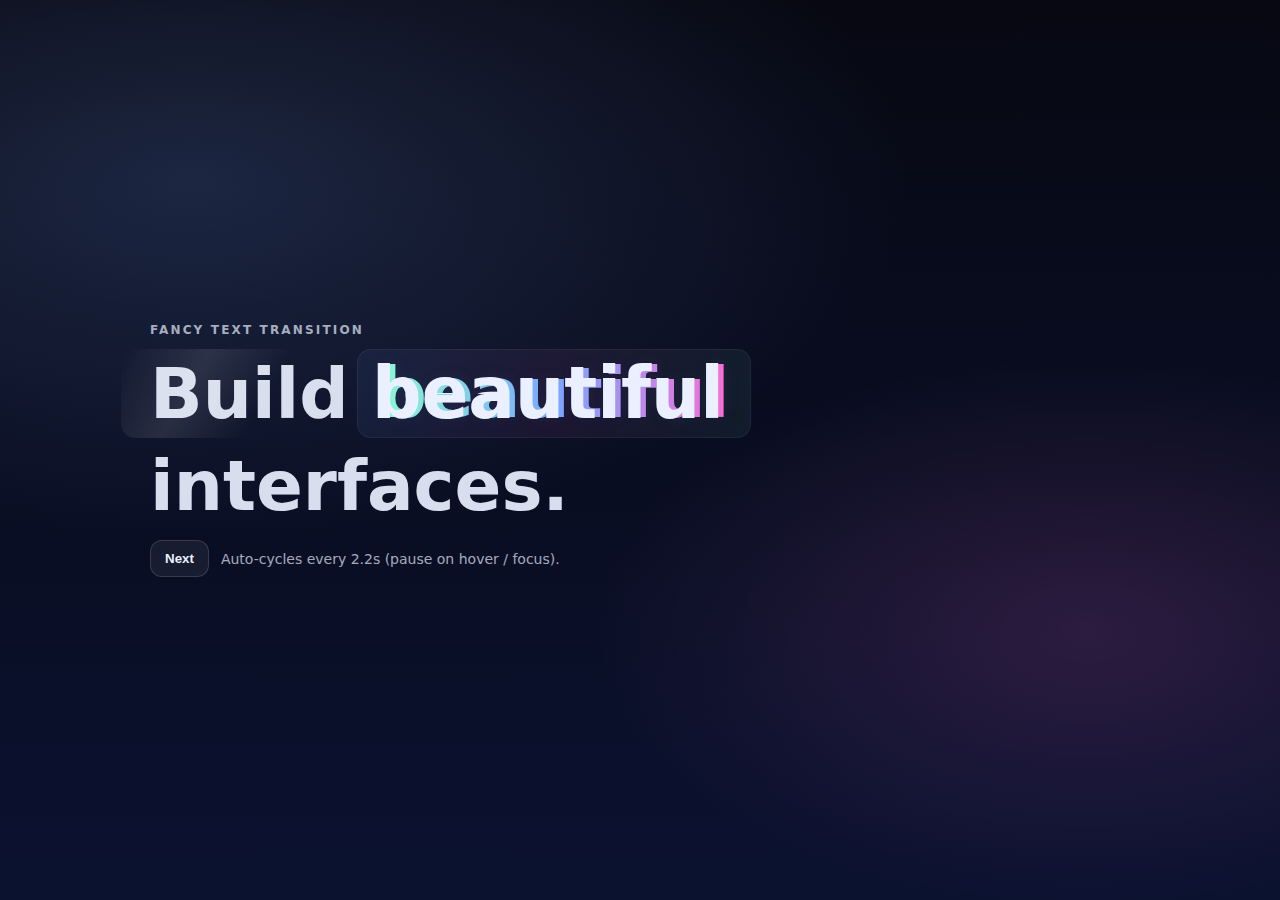
<file: ChatGPT_04.html>
<!doctype html>
<html lang="en">
<head>
<meta charset="utf-8" />
<meta name="viewport" content="width=device-width,initial-scale=1" />
<title>Fancy Text Transition</title>
<style>
  :root{
    --bg0:#070812;
    --bg1:#0b1230;
    --txt:#eaf0ff;
    --muted:rgba(234,240,255,.7);
    --accent:#8cffd1;
    --accent2:#7aa7ff;
    --accent3:#ff6bd6;

    --dur-out:520ms;
    --dur-in:760ms;
    --ease-out:cubic-bezier(.22,.9,.12,1);
    --ease-in:cubic-bezier(.2,.9,.2,1);
  }

  html,body{height:100%}
  body{
    margin:0;
    display:grid;
    place-items:center;
    background:
      radial-gradient(1200px 600px at 15% 20%, rgba(122,167,255,.18), transparent 60%),
      radial-gradient(900px 500px at 85% 70%, rgba(255,107,214,.14), transparent 55%),
      linear-gradient(180deg, var(--bg0), var(--bg1));
    color:var(--txt);
    font-family: ui-sans-serif, system-ui, -apple-system, Segoe UI, Roboto, Helvetica, Arial, "Apple Color Emoji","Segoe UI Emoji";
  }

  .wrap{
    width:min(980px, 92vw);
    padding:48px 28px;
  }

  .kicker{
    letter-spacing:.18em;
    text-transform:uppercase;
    font-weight:600;
    font-size:12px;
    color:var(--muted);
    margin-bottom:18px;
  }

  .headline{
    display:flex;
    flex-wrap:wrap;
    align-items:baseline;
    gap:.35ch;
    line-height:1.05;
    font-weight:800;
    font-size:clamp(34px, 5.4vw, 74px);
  }

  .static{
    opacity:.92;
  }

  /* The animated word/phrase container */
  .flipword{
    position:relative;
    display:inline-block;
    perspective: 1100px;
    transform-style:preserve-3d;
    padding:.02em .1em;
    border-radius:12px;
  }

  /* subtle “glass” backing */
  .flipword::before{
    content:"";
    position:absolute;
    inset:-.08em -.12em;
    border-radius:14px;
    background: linear-gradient(90deg, rgba(122,167,255,.14), rgba(255,107,214,.12), rgba(140,255,209,.12));
    border:1px solid rgba(255,255,255,.10);
    filter: blur(0px);
    opacity:.55;
    pointer-events:none;
  }

  /* shimmer */
  .flipword::after{
    content:"";
    position:absolute;
    inset:-.08em -.12em;
    border-radius:14px;
    background:
      linear-gradient(120deg,
        transparent 0%,
        rgba(255,255,255,.20) 20%,
        transparent 40%,
        transparent 100%);
    transform: translateX(-60%);
    opacity:.0;
    pointer-events:none;
  }

  .flipword[data-anim="in"]::after{
    opacity:.55;
    animation: shimmer 900ms var(--ease-in) both;
  }

  @keyframes shimmer{
    from{transform:translateX(-70%)}
    to{transform:translateX(70%)}
  }

  .stage{
    position:relative;
    display:inline-block;
    transform-style:preserve-3d;
    white-space:nowrap;
  }

  .phrase{
    position:relative;
    display:inline-block;
    padding:.02em .08em;
    border-radius:12px;
    will-change: transform, filter, opacity;
  }

  /* gradient text */
  .phrase .txt{
    background: linear-gradient(90deg, var(--accent), var(--accent2), var(--accent3));
    -webkit-background-clip:text;
    background-clip:text;
    color:transparent;
    text-shadow: 0 0 18px rgba(122,167,255,.08);
  }

  /* split into two layers (top/bottom) for 3D “tear” */
  .slice{
    position:absolute;
    left:0; top:0;
    width:100%;
    overflow:hidden;
    pointer-events:none;
    will-change: transform, filter, opacity;
  }
  .slice.top{ height:50%; }
  .slice.bot{ height:50%; top:50%; }

  .slice .txt{
    display:block;
  }
  .slice.bot .txt{ transform: translateY(-50%); }

  /* OUT animation */
  .is-out .slice.top{
    transform-origin: 50% 100%;
    animation: outTop var(--dur-out) var(--ease-out) both;
  }
  .is-out .slice.bot{
    transform-origin: 50% 0%;
    animation: outBot var(--dur-out) var(--ease-out) both;
  }
  .is-out .base{
    animation: outBase var(--dur-out) var(--ease-out) both;
  }

  @keyframes outTop{
    to{ transform: translateY(-.06em) rotateX(65deg); opacity:0; filter: blur(8px); }
  }
  @keyframes outBot{
    to{ transform: translateY(.06em) rotateX(-65deg); opacity:0; filter: blur(8px); }
  }
  @keyframes outBase{
    to{ opacity:0; filter: blur(10px); transform: translateZ(-40px) scale(.98); }
  }

  /* IN animation */
  .is-in .slice.top{
    transform-origin: 50% 100%;
    animation: inTop var(--dur-in) var(--ease-in) both;
  }
  .is-in .slice.bot{
    transform-origin: 50% 0%;
    animation: inBot var(--dur-in) var(--ease-in) both;
  }
  .is-in .base{
    animation: inBase var(--dur-in) var(--ease-in) both;
  }

  @keyframes inTop{
    from{ transform: translateY(.08em) rotateX(-70deg); opacity:0; filter: blur(10px); }
    to{ transform: translateY(0) rotateX(0deg); opacity:1; filter: blur(0px); }
  }
  @keyframes inBot{
    from{ transform: translateY(-.08em) rotateX(70deg); opacity:0; filter: blur(10px); }
    to{ transform: translateY(0) rotateX(0deg); opacity:1; filter: blur(0px); }
  }
  @keyframes inBase{
    from{ opacity:0; filter: blur(10px); transform: translateZ(-60px) scale(.985); }
    to{ opacity:1; filter: blur(0px); transform: translateZ(0) scale(1); }
  }

  /* accessibility */
  @media (prefers-reduced-motion: reduce){
    .flipword::after, .is-in .slice, .is-out .slice, .is-in .base, .is-out .base{
      animation: none !important;
    }
  }

  /* small helper row */
  .row{
    margin-top:18px;
    display:flex;
    gap:12px;
    flex-wrap:wrap;
    align-items:center;
    color:var(--muted);
    font-size:14px;
  }
  button{
    appearance:none;
    border:1px solid rgba(255,255,255,.14);
    background: rgba(255,255,255,.06);
    color:var(--txt);
    padding:10px 14px;
    border-radius:12px;
    font-weight:650;
    cursor:pointer;
    transition: transform .15s ease, background .2s ease;
  }
  button:hover{ transform: translateY(-1px); background: rgba(255,255,255,.09); }
  button:active{ transform: translateY(0px); }
</style>
</head>
<body>
  <div class="wrap">
    <div class="kicker">Fancy Text Transition</div>

    <div class="headline">
      <span class="static">Build</span>

      <span class="flipword" id="flip" aria-live="polite">
        <!-- current phrase is injected here -->
      </span>

      <span class="static">interfaces.</span>
    </div>

    <div class="row">
      <button id="next">Next</button>
      <span>Auto-cycles every 2.2s (pause on hover / focus).</span>
    </div>
  </div>

<script>
(() => {
  const phrases = [
    "beautiful",
    "bold",
    "buttery-smooth",
    "modern",
    "high-impact",
    "premium"
  ];

  const flip = document.getElementById("flip");
  const nextBtn = document.getElementById("next");

  let i = 0;
  let timer = null;
  let locked = false;

  function buildPhrase(text, stateClass){
    // base layer (for width & selection)
    const base = document.createElement("span");
    base.className = "phrase base";
    base.innerHTML = `<span class="txt">${text}</span>`;

    // top/bottom slices
    const top = document.createElement("span");
    top.className = "slice top";
    top.innerHTML = `<span class="txt">${text}</span>`;

    const bot = document.createElement("span");
    bot.className = "slice bot";
    bot.innerHTML = `<span class="txt">${text}</span>`;

    const stage = document.createElement("span");
    stage.className = `stage ${stateClass}`;
    stage.append(base, top, bot);
    return stage;
  }

  function setAnimFlag(flag){
    flip.setAttribute("data-anim", flag);
    // clear after shimmer ends
    if(flag){
      setTimeout(() => flip.removeAttribute("data-anim"), 950);
    }
  }

  function showInitial(){
    flip.innerHTML = "";
    flip.appendChild(buildPhrase(phrases[i], "is-in"));
    setAnimFlag("in");
  }

  function cycle(toIndex){
    if(locked) return;
    locked = true;

    const current = flip.querySelector(".stage");
    const outgoing = current ? current.cloneNode(true) : null;

    flip.innerHTML = "";

    if(outgoing){
      outgoing.classList.remove("is-in");
      outgoing.classList.add("is-out");
      flip.appendChild(outgoing);
    }

    // Wait for out, then insert in
    window.setTimeout(() => {
      flip.innerHTML = "";
      flip.appendChild(buildPhrase(phrases[toIndex], "is-in"));
      setAnimFlag("in");

      // unlock after in finishes
      window.setTimeout(() => { locked = false; }, 820);
    }, 540);
  }

  function next(){
    i = (i + 1) % phrases.length;
    cycle(i);
  }

  function start(){
    stop();
    timer = setInterval(next, 2200);
  }
  function stop(){
    if(timer) clearInterval(timer);
    timer = null;
  }

  // init
  showInitial();
  start();

  // controls
  nextBtn.addEventListener("click", () => { next(); start(); });

  // pause on hover/focus for readability
  const pause = () => stop();
  const resume = () => start();

  flip.addEventListener("mouseenter", pause);
  flip.addEventListener("mouseleave", resume);
  flip.addEventListener("focusin", pause);
  flip.addEventListener("focusout", resume);
})();
</script>
</body>
</html>
</file>
